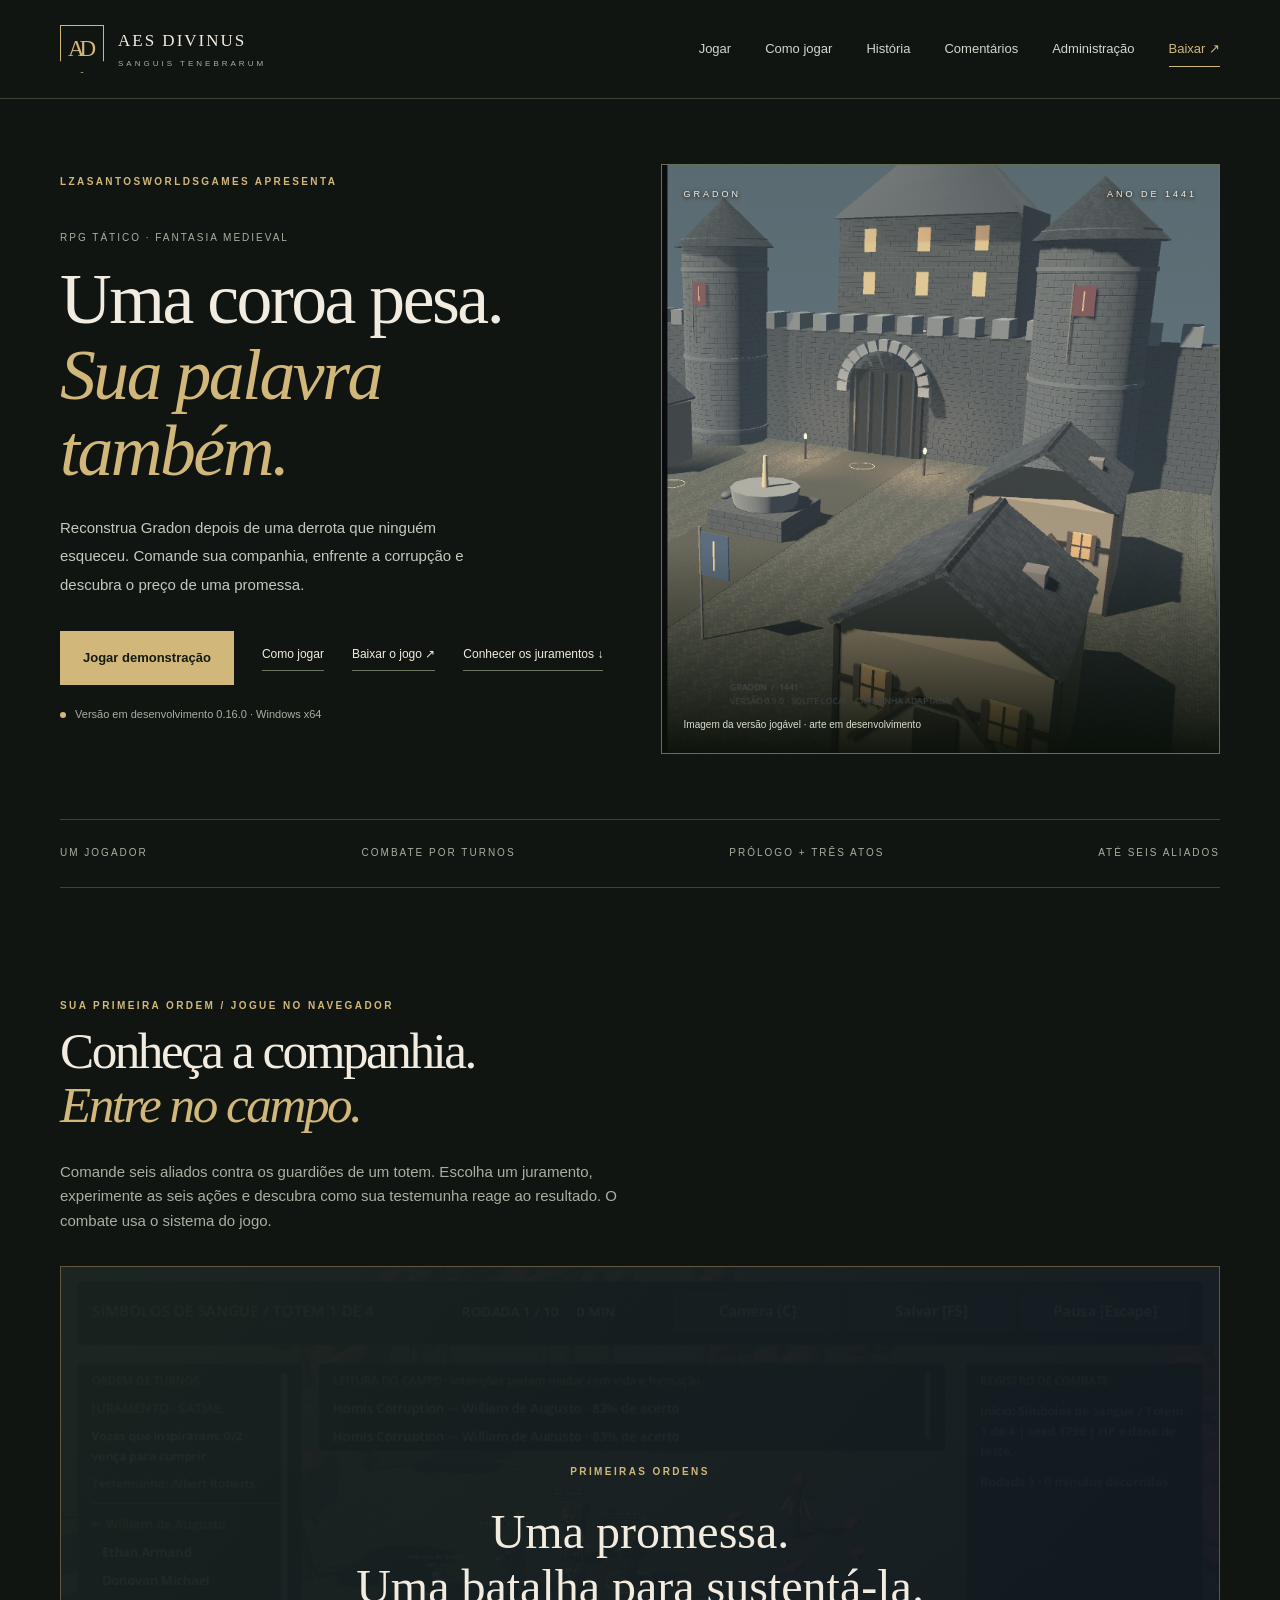
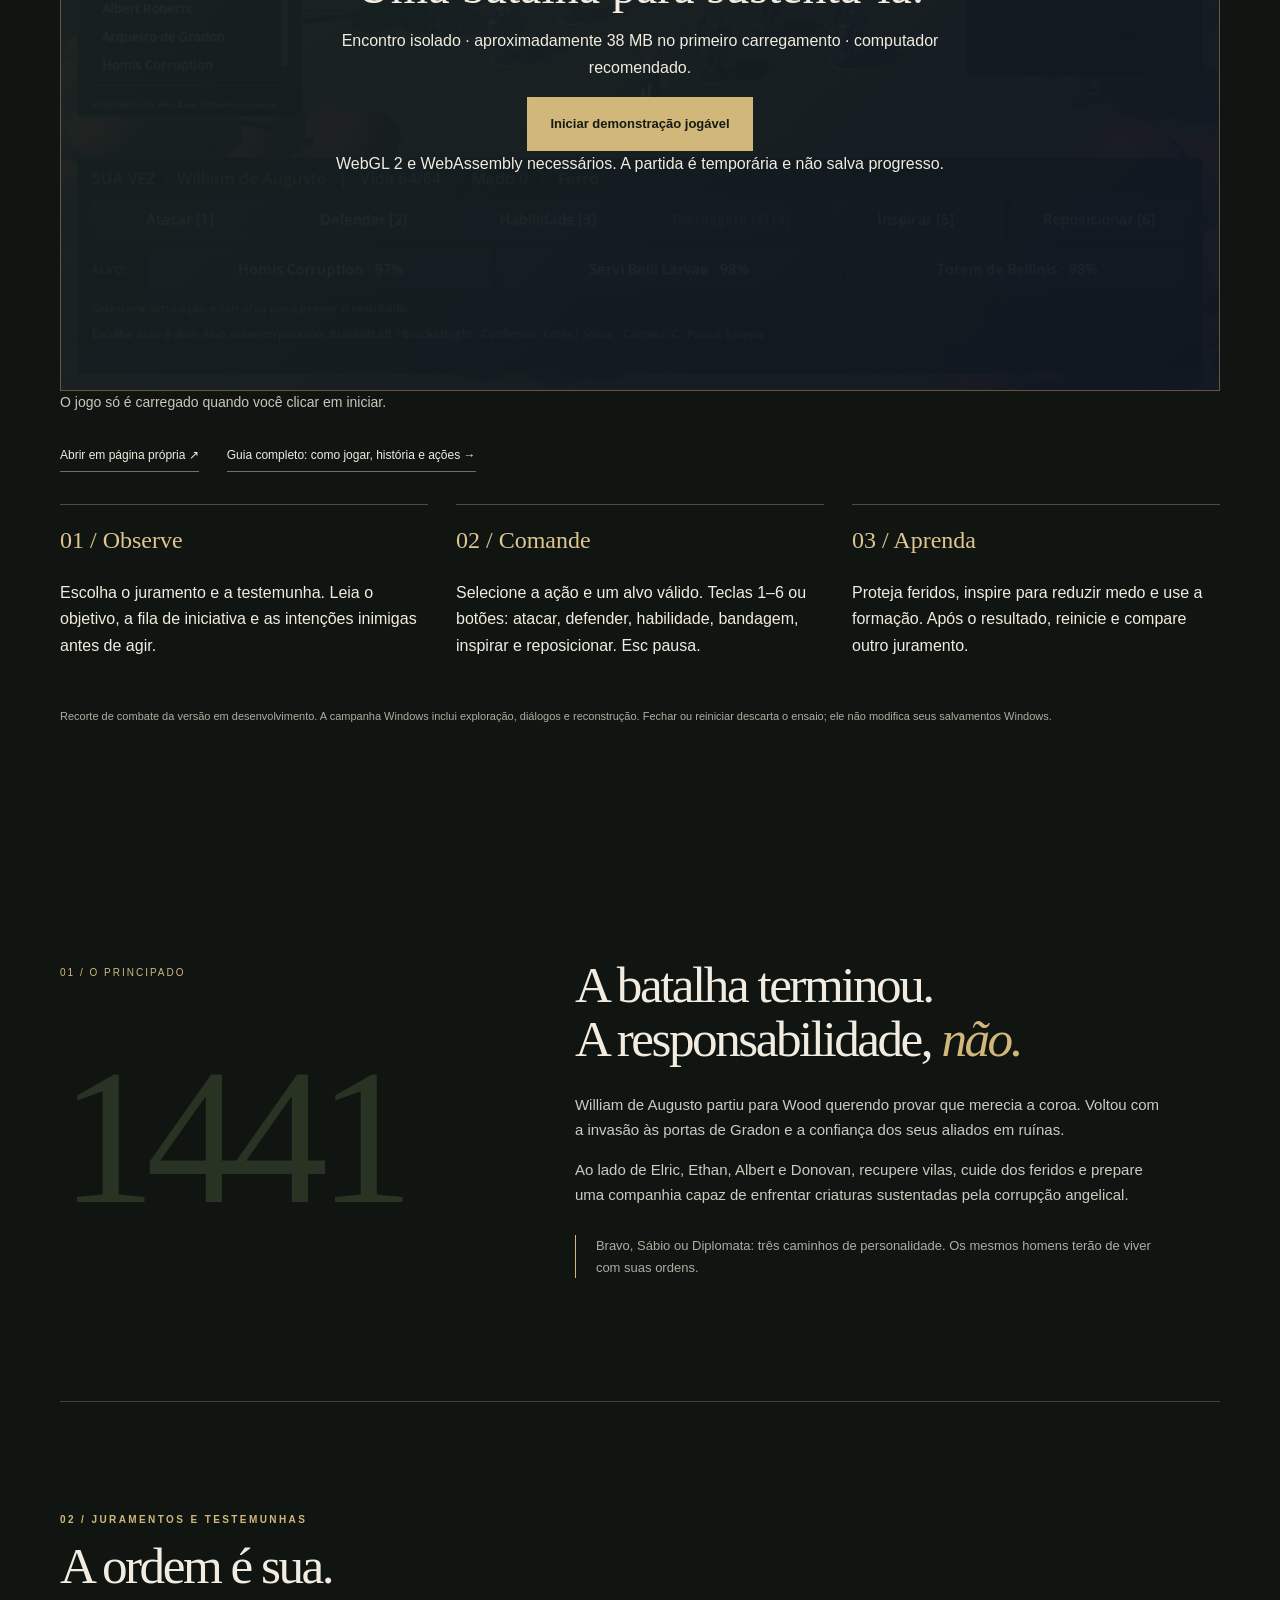
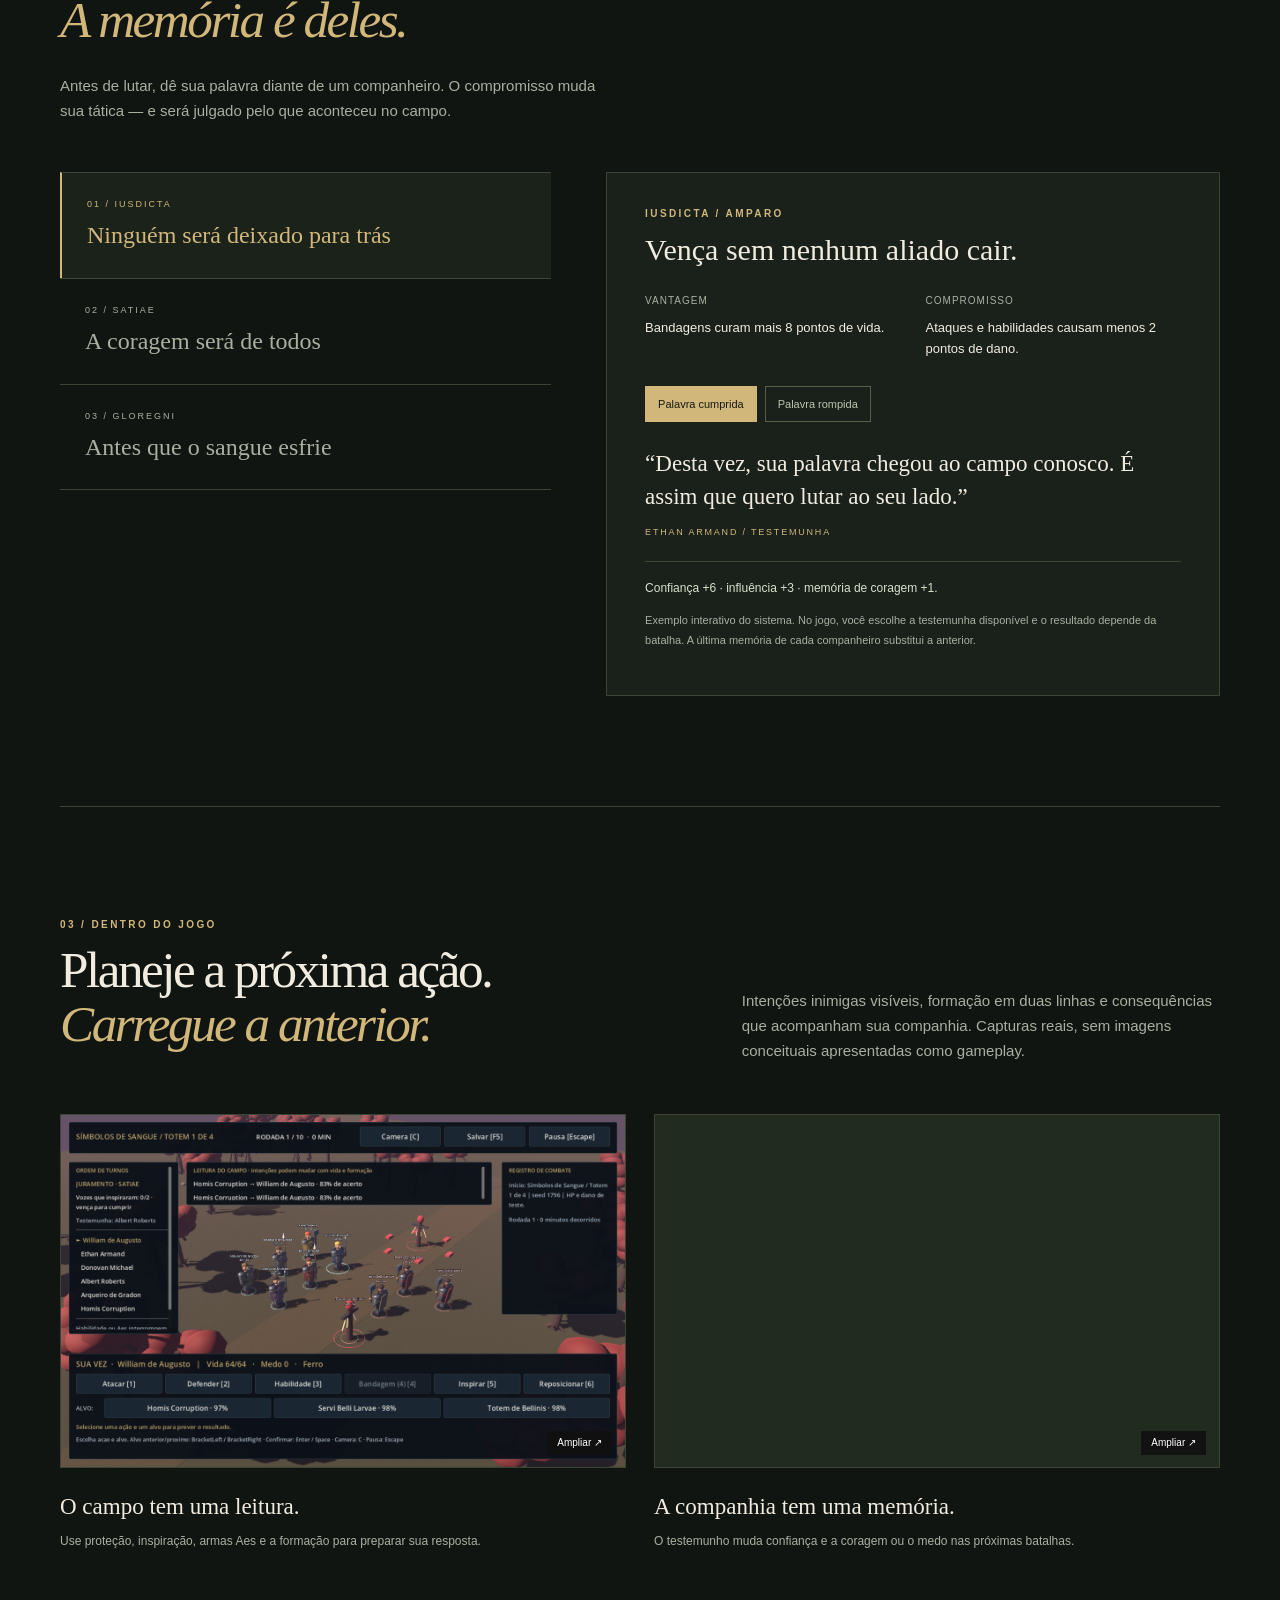
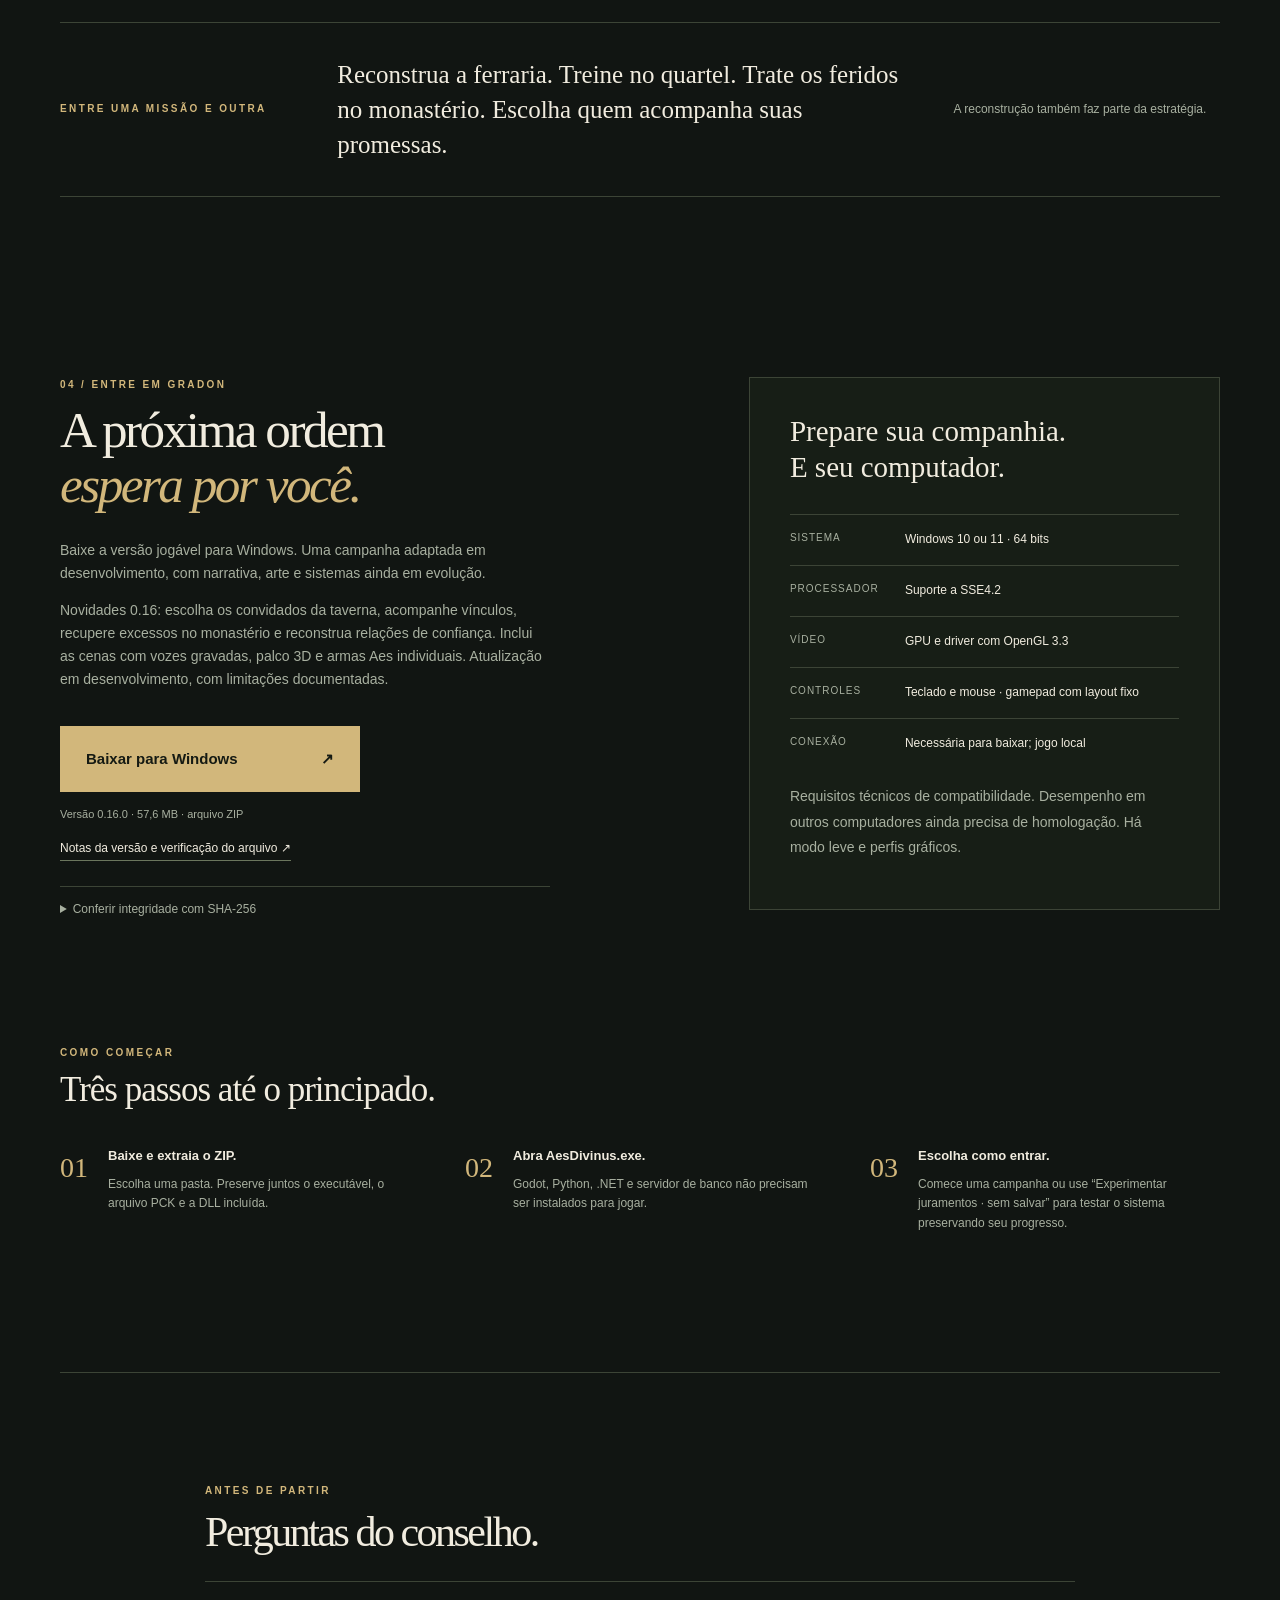
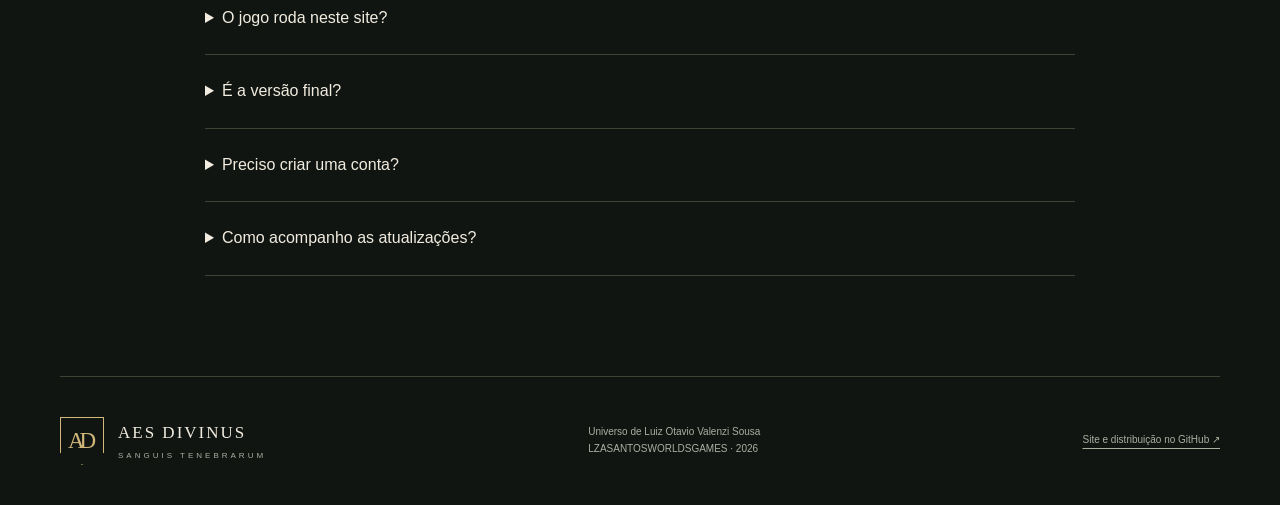
<file: public/index.html>
<!doctype html>
<html lang="pt-BR">
<head>
  <meta charset="utf-8">
  <meta name="viewport" content="width=device-width, initial-scale=1">
  <meta name="description" content="Aes Divinus: Sanguis Tenebrarum. Um RPG tático de fantasia medieval sobre liderança, promessas e as consequências de uma coroa. Baixe a versão Windows.">
  <meta name="theme-color" content="#111512">
  <meta name="referrer" content="same-origin">
  <meta http-equiv="Content-Security-Policy" content="default-src 'self'; img-src 'self' data:; style-src 'self'; script-src 'self'; connect-src 'self'; object-src 'none'; base-uri 'self'; form-action 'none'; upgrade-insecure-requests">
  <meta property="og:title" content="Aes Divinus — Sanguis Tenebrarum">
  <meta property="og:description" content="Uma coroa pesa. Sua palavra também. Conheça o RPG tático e baixe a versão Windows.">
  <meta property="og:type" content="website">
  <title>Aes Divinus — Sanguis Tenebrarum</title>
  <link rel="icon" href="assets/icon.svg" type="image/svg+xml">
  <link rel="stylesheet" href="style.css">
  <script src="app.js" defer></script><script src="demo-page.js" defer></script>
</head>
<body>
  <a class="skip" href="#principal">Pular para o conteúdo</a>
  <header class="header">
    <a class="brand" href="#inicio" aria-label="Aes Divinus, início"><span class="sigil" aria-hidden="true">AD</span><span>AES DIVINUS<small>SANGUIS TENEBRARUM</small></span></a>
    <nav aria-label="Navega&#231;&#227;o principal"><a href="#jogar">Jogar</a><a href="guide.html">Como jogar</a><a href="#historia">Hist&#243;ria</a><a href="community.html">Coment&#225;rios</a><a href="admin.html">Administra&#231;&#227;o</a><a class="nav-download" href="#download">Baixar &#8599;</a></nav>
  </header>
  <main id="principal">
    <section class="hero" id="inicio" aria-labelledby="titulo">
      <div class="hero-copy"><p class="eyebrow">LZASANTOSWORLDSGAMES APRESENTA</p><p class="hero-kicker">RPG TÁTICO · FANTASIA MEDIEVAL</p><h1 id="titulo">Uma coroa pesa.<br><em>Sua palavra<br>também.</em></h1><p class="hero-description">Reconstrua Gradon depois de uma derrota que ninguém esqueceu. Comande sua companhia, enfrente a corrupção e descubra o preço de uma promessa.</p><div class="hero-actions"><a class="button gold" href="#jogar">Jogar demonstra&#231;&#227;o</a><a class="text-link" href="guide.html">Como jogar</a><a class="text-link" href="#download">Baixar o jogo <span aria-hidden="true">↗</span></a><a class="text-link" href="#juramentos">Conhecer os juramentos <span aria-hidden="true">↓</span></a></div><p class="release-note"><span class="status-dot" aria-hidden="true"></span> Versão em desenvolvimento <span data-version>0.16.0</span> · Windows x64</p></div>
      <div class="hero-art"><img src="assets/gradon.png" alt="Muralhas, torres e casas de Gradon na versão 3D atual do jogo" width="1280" height="800" fetchpriority="high"><div class="art-label"><span>GRADON</span><span>ANO DE 1441</span></div><span class="image-caption">Imagem da versão jogável · arte em desenvolvimento</span></div>
    </section>
    <div class="facts" aria-label="Visão geral"><span>UM JOGADOR</span><span>COMBATE POR TURNOS</span><span>PRÓLOGO + TRÊS ATOS</span><span>ATÉ SEIS ALIADOS</span></div>
    <section class="section demo-section" id="jogar" aria-labelledby="jogar-titulo">
      <div class="section-heading"><p class="eyebrow">SUA PRIMEIRA ORDEM / JOGUE NO NAVEGADOR</p><h2 id="jogar-titulo">Conheça a companhia.<br><em>Entre no campo.</em></h2><p>Comande seis aliados contra os guardiões de um totem. Escolha um juramento, experimente as seis ações e descubra como sua testemunha reage ao resultado. O combate usa o sistema do jogo.</p></div>
      <div class="demo-stage" id="demo-stage"><div class="demo-cover" id="demo-cover"><p class="eyebrow">PRIMEIRAS ORDENS</p><h3>Uma promessa.<br>Uma batalha para sustentá-la.</h3><p>Encontro isolado · aproximadamente 38 MB no primeiro carregamento · computador recomendado.</p><button class="button gold" id="start-demo" type="button">Iniciar demonstração jogável</button><p>WebGL 2 e WebAssembly necessários. A partida é temporária e não salva progresso.</p></div></div>
      <p id="demo-status" role="status" aria-live="polite">O jogo só é carregado quando você clicar em iniciar.</p>
      <div class="hero-actions"><button class="button" id="fullscreen-demo" type="button" hidden>Ampliar jogo</button><button class="button" id="stop-demo" type="button" hidden>Encerrar demonstração</button><a class="text-link" href="demo/game.html" target="_blank" rel="noopener">Abrir em página própria ↗</a><a class="text-link" href="guide.html">Guia completo: como jogar, história e ações →</a></div>
      <div class="guide-grid demo-tips"><article><h3>01 / Observe</h3><p>Escolha o juramento e a testemunha. Leia o objetivo, a fila de iniciativa e as intenções inimigas antes de agir.</p></article><article><h3>02 / Comande</h3><p>Selecione a ação e um alvo válido. Teclas 1–6 ou botões: atacar, defender, habilidade, bandagem, inspirar e reposicionar. Esc pausa.</p></article><article><h3>03 / Aprenda</h3><p>Proteja feridos, inspire para reduzir medo e use a formação. Após o resultado, reinicie e compare outro juramento.</p></article></div><p class="fine-print">Recorte de combate da versão em desenvolvimento. A campanha Windows inclui exploração, diálogos e reconstrução. Fechar ou reiniciar descarta o ensaio; ele não modifica seus salvamentos Windows.</p>
    </section>

    <section class="story section" id="historia" aria-labelledby="historia-titulo"><div class="section-marker"><span>01 / O PRINCIPADO</span><span class="year">1441</span></div><div class="story-copy"><h2 id="historia-titulo">A batalha terminou.<br>A responsabilidade, <em>não.</em></h2><p>William de Augusto partiu para Wood querendo provar que merecia a coroa. Voltou com a invasão às portas de Gradon e a confiança dos seus aliados em ruínas.</p><p>Ao lado de Elric, Ethan, Albert e Donovan, recupere vilas, cuide dos feridos e prepare uma companhia capaz de enfrentar criaturas sustentadas pela corrupção angelical.</p><p class="aside">Bravo, Sábio ou Diplomata: três caminhos de personalidade. Os mesmos homens terão de viver com suas ordens.</p></div></section>
    <section class="oaths section" id="juramentos" aria-labelledby="juramentos-titulo"><div class="section-heading"><p class="eyebrow">02 / JURAMENTOS E TESTEMUNHAS</p><h2 id="juramentos-titulo">A ordem é sua.<br><em>A memória é deles.</em></h2><p>Antes de lutar, dê sua palavra diante de um companheiro. O compromisso muda sua tática — e será julgado pelo que aconteceu no campo.</p></div><div class="oath-explorer"><div class="oath-tabs" role="tablist" aria-label="Explorar juramentos"><button type="button" role="tab" id="tab-amparo" aria-controls="oath-panel" aria-selected="true" data-oath="amparo"><span>01 / IUSDICTA</span>Ninguém será deixado para trás</button><button type="button" role="tab" id="tab-lucidez" aria-controls="oath-panel" aria-selected="false" tabindex="-1" data-oath="lucidez"><span>02 / SATIAE</span>A coragem será de todos</button><button type="button" role="tab" id="tab-decisao" aria-controls="oath-panel" aria-selected="false" tabindex="-1" data-oath="decisao"><span>03 / GLOREGNI</span>Antes que o sangue esfrie</button></div><div class="oath-panel" id="oath-panel" role="tabpanel" aria-labelledby="tab-amparo" tabindex="0"><p class="eyebrow" id="oath-angel">IUSDICTA / AMPARO</p><h3 id="oath-title">Vença sem nenhum aliado cair.</h3><dl class="tradeoffs"><div><dt>Vantagem</dt><dd id="oath-benefit">Bandagens curam mais 8 pontos de vida.</dd></div><div><dt>Compromisso</dt><dd id="oath-cost">Ataques e habilidades causam menos 2 pontos de dano.</dd></div></dl><div class="outcome-controls" aria-label="Explorar consequências"><button type="button" data-outcome="kept" aria-pressed="true">Palavra cumprida</button><button type="button" data-outcome="broken" aria-pressed="false">Palavra rompida</button></div><blockquote id="oath-quote">“Desta vez, sua palavra chegou ao campo conosco. É assim que quero lutar ao seu lado.”</blockquote><p class="witness" id="oath-witness">ETHAN ARMAND / TESTEMUNHA</p><p class="consequence" id="oath-consequence">Confiança +6 · influência +3 · memória de coragem +1.</p><p class="fine-print">Exemplo interativo do sistema. No jogo, você escolhe a testemunha disponível e o resultado depende da batalha. A última memória de cada companheiro substitui a anterior.</p></div></div></section>
    <section class="gameplay section" id="galeria" aria-labelledby="galeria-titulo"><div class="section-heading gallery-heading"><div><p class="eyebrow">03 / DENTRO DO JOGO</p><h2 id="galeria-titulo">Planeje a próxima ação.<br><em>Carregue a anterior.</em></h2></div><p>Intenções inimigas visíveis, formação em duas linhas e consequências que acompanham sua companhia. Capturas reais, sem imagens conceituais apresentadas como gameplay.</p></div><div class="screenshots"><figure><button type="button" class="screenshot-button" data-lightbox="assets/battle.png" data-caption="Combate tático com juramento e leitura das intenções inimigas" aria-label="Ampliar captura de combate"><img src="assets/battle.png" alt="Seis aliados enfrentam os guardiões de um totem; a interface mostra juramento, fila e intenções inimigas" width="1280" height="800" loading="lazy"><span aria-hidden="true">Ampliar ↗</span></button><figcaption><strong>O campo tem uma leitura.</strong><span>Use proteção, inspiração, armas Aes e a formação para preparar sua resposta.</span></figcaption></figure><figure><button type="button" class="screenshot-button" data-lightbox="assets/memories.png" data-caption="Memórias da companhia e o testemunho de Ethan" aria-label="Ampliar captura de memórias"><img src="assets/memories.png" alt="Diário registra a palavra cumprida e a reação de Ethan Armand" width="1280" height="800" loading="lazy"><span aria-hidden="true">Ampliar ↗</span></button><figcaption><strong>A companhia tem uma memória.</strong><span>O testemunho muda confiança e a coragem ou o medo nas próximas batalhas.</span></figcaption></figure></div><div class="reconstruction"><p class="eyebrow">ENTRE UMA MISSÃO E OUTRA</p><p>Reconstrua a ferraria. Treine no quartel. Trate os feridos no monastério. Escolha quem acompanha suas promessas.</p><span>A reconstrução também faz parte da estratégia.</span></div></section>
    <section class="download section" id="download" aria-labelledby="download-titulo"><div><p class="eyebrow">04 / ENTRE EM GRADON</p><h2 id="download-titulo">A próxima ordem<br><em>espera por você.</em></h2><p>Baixe a versão jogável para Windows. Uma campanha adaptada em desenvolvimento, com narrativa, arte e sistemas ainda em evolução.</p><p>Novidades 0.16: escolha os convidados da taverna, acompanhe vínculos, recupere excessos no monastério e reconstrua relações de confiança. Inclui as cenas com vozes gravadas, palco 3D e armas Aes individuais. Atualização em desenvolvimento, com limitações documentadas.</p><a class="button gold large" id="download-link" href="https://github.com/lzvsrx/aes-divinus-site/releases/download/v0.16.0/AesDivinus_Windows_0.16.zip">Baixar para Windows <span aria-hidden="true">↗</span></a><p class="release-note">Versão <span data-version>0.16.0</span> · <span id="download-size">aproximadamente 40 MB</span> · arquivo ZIP</p><a class="text-link small" href="https://github.com/lzvsrx/aes-divinus-site/releases/tag/v0.16.0" id="release-link">Notas da versão e verificação do arquivo ↗</a><details class="checksum"><summary>Conferir integridade com SHA-256</summary><p>Compare o hash do ZIP com o arquivo SHA256SUMS publicado na versão. O executável ainda não tem assinatura digital.</p><code id="checksum-value">Consulte SHA256SUMS_0.16.txt na página da versão.</code></details></div><div class="requirements"><h3>Prepare sua companhia.<br>E seu computador.</h3><dl><div><dt>Sistema</dt><dd>Windows 10 ou 11 · 64 bits</dd></div><div><dt>Processador</dt><dd>Suporte a SSE4.2</dd></div><div><dt>Vídeo</dt><dd>GPU e driver com OpenGL 3.3</dd></div><div><dt>Controles</dt><dd>Teclado e mouse · gamepad com layout fixo</dd></div><div><dt>Conexão</dt><dd>Necessária para baixar; jogo local</dd></div></dl><p class="fine-print">Requisitos técnicos de compatibilidade. Desempenho em outros computadores ainda precisa de homologação. Há modo leve e perfis gráficos.</p></div></section>
    <section class="installation section" aria-labelledby="instalar-titulo"><p class="eyebrow">COMO COMEÇAR</p><h2 id="instalar-titulo">Três passos até o principado.</h2><ol><li><span>01</span><div><h3>Baixe e extraia o ZIP.</h3><p>Escolha uma pasta. Preserve juntos o executável, o arquivo PCK e a DLL incluída.</p></div></li><li><span>02</span><div><h3>Abra AesDivinus.exe.</h3><p>Godot, Python, .NET e servidor de banco não precisam ser instalados para jogar.</p></div></li><li><span>03</span><div><h3>Escolha como entrar.</h3><p>Comece uma campanha ou use “Experimentar juramentos · sem salvar” para testar o sistema preservando seu progresso.</p></div></li></ol></section>
    <section class="faq section" aria-labelledby="perguntas-titulo"><p class="eyebrow">ANTES DE PARTIR</p><h2 id="perguntas-titulo">Perguntas do conselho.</h2><details><summary>O jogo roda neste site?</summary><p>Sim. A demonstra&#231;&#227;o em <a href="#jogar">Jogar no navegador</a> permite testar um combate com juramentos. Ela &#233; tempor&#225;ria e n&#227;o salva progresso. A campanha com explora&#231;&#227;o, narrativa e reconstru&#231;&#227;o est&#225; no pacote Windows. Consulte o <a href="guide.html">guia completo</a>.</p></details><details><summary>É a versão final?</summary><p>É uma versão jogável de avaliação. A campanha possui prólogo e três atos adaptados; modelos, animações, diálogos, sistemas e balanceamento continuam em desenvolvimento. Juramentos e suas novas falas são adaptações para o jogo.</p></details><details><summary>Preciso criar uma conta?</summary><p>O jogo não exige cadastro. Seus salvamentos ficam no computador. O site não adiciona analytics, publicidade ou rastreadores. O GitHub fornece a hospedagem e os downloads.</p></details><details><summary>Como acompanho as atualizações?</summary><p>As novas versões e os arquivos de verificação ficam na <a href="https://github.com/lzvsrx/aes-divinus-site/releases">página de versões do jogo</a>. Leia as notas antes de substituir uma versão anterior e preserve uma cópia do seu salvamento.</p></details></section>
  </main>
  <footer><a class="brand" href="#inicio"><span class="sigil" aria-hidden="true">AD</span><span>AES DIVINUS<small>SANGUIS TENEBRARUM</small></span></a><p>Universo de Luiz Otavio Valenzi Sousa<br>LZASANTOSWORLDSGAMES · 2026</p><a href="https://github.com/lzvsrx/aes-divinus-site">Site e distribuição no GitHub ↗</a></footer>
  <dialog id="image-dialog" aria-label="Captura ampliada do jogo"><button type="button" id="close-dialog" aria-label="Fechar captura ampliada">Fechar ×</button><img id="dialog-image" alt="Captura ampliada do jogo"><p id="dialog-caption"></p></dialog>
</body>
</html>
</file>
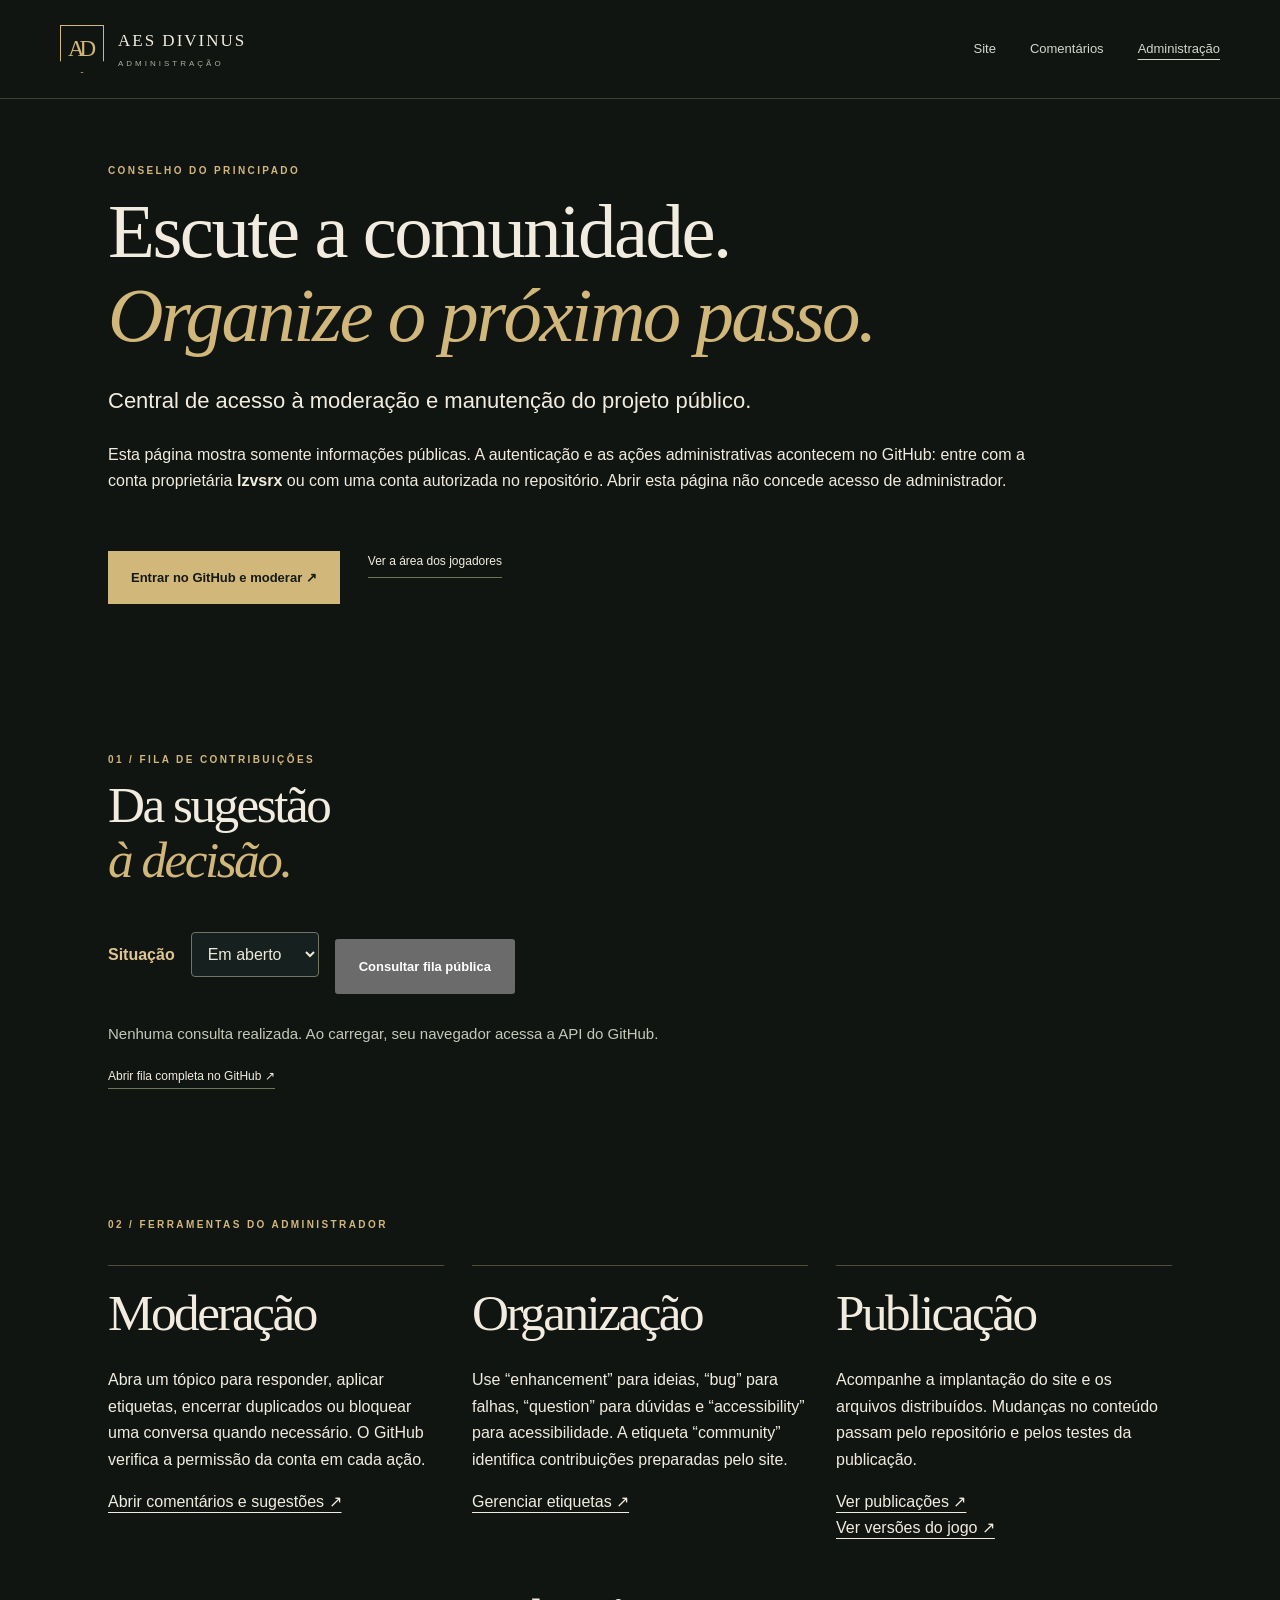
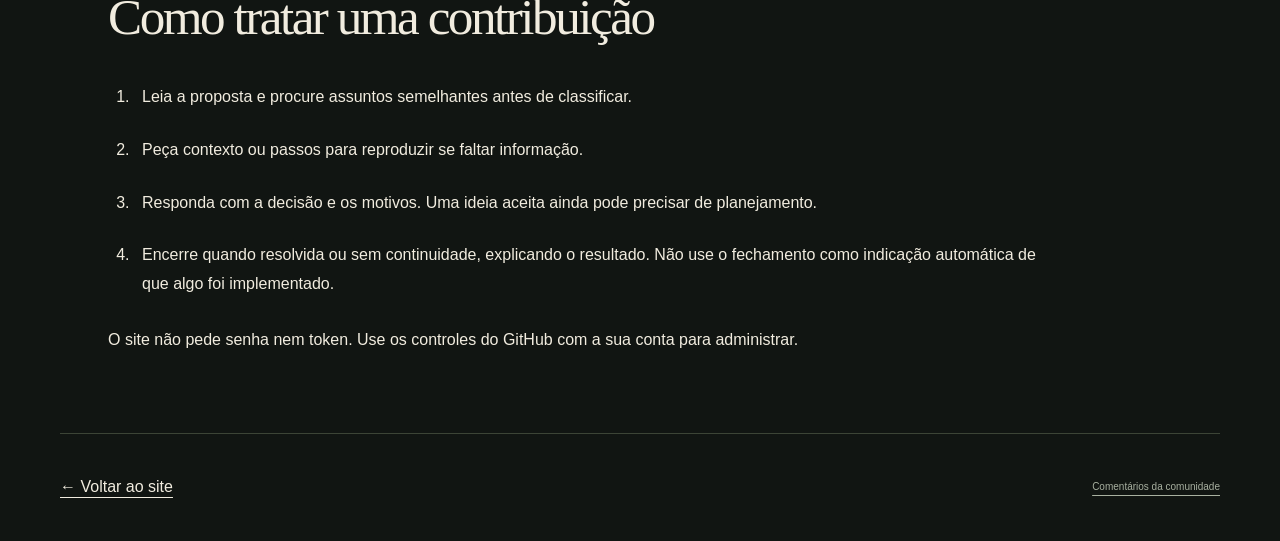
<file: public/admin.html>
<!doctype html>
<html lang="pt-BR"><head><meta charset="utf-8"><meta name="viewport" content="width=device-width, initial-scale=1"><meta name="robots" content="noindex"><meta http-equiv="Content-Security-Policy" content="default-src 'self'; script-src 'self'; style-src 'self'; connect-src 'self' https://api.github.com; object-src 'none'; base-uri 'self'; form-action 'none'"><title>Administração — Aes Divinus</title><link rel="icon" href="assets/icon.svg"><link rel="stylesheet" href="style.css"><script src="community.js" defer></script></head><body><a class="skip" href="#administracao">Pular para a administração</a><header class="header"><a class="brand" href="index.html"><span class="sigil" aria-hidden="true">AD</span><span>AES DIVINUS<small>ADMINISTRAÇÃO</small></span></a><nav aria-label="Navegação principal"><a href="index.html">Site</a><a href="community.html">Comentários</a><a href="admin.html" aria-current="page">Administração</a></nav></header>
<main class="manual" id="administracao"><section class="section"><p class="eyebrow">CONSELHO DO PRINCIPADO</p><h1>Escute a comunidade.<br><em>Organize o próximo passo.</em></h1><p class="lead">Central de acesso à moderação e manutenção do projeto público.</p><p>Esta página mostra somente informações públicas. A autenticação e as ações administrativas acontecem no GitHub: entre com a conta proprietária <strong>lzvsrx</strong> ou com uma conta autorizada no repositório. Abrir esta página não concede acesso de administrador.</p><div class="hero-actions"><a class="button gold" href="https://github.com/lzvsrx/aes-divinus-site/issues">Entrar no GitHub e moderar ↗</a><a class="text-link" href="community.html">Ver a área dos jogadores</a></div></section>
<section class="section"><p class="eyebrow">01 / FILA DE CONTRIBUIÇÕES</p><h2>Da sugestão<br><em>à decisão.</em></h2><div class="feedback-toolbar"><label for="topic-state">Situação</label><select id="topic-state"><option value="open">Em aberto</option><option value="closed">Encerrados</option><option value="all">Todos</option></select><button class="button" id="load-topics" type="button">Consultar fila pública</button></div><p id="topics-status" role="status" aria-live="polite">Nenhuma consulta realizada. Ao carregar, seu navegador acessa a API do GitHub.</p><div id="topics-list" aria-label="Fila pública de contribuições"></div><a id="more-topics" class="text-link" href="https://github.com/lzvsrx/aes-divinus-site/issues">Abrir fila completa no GitHub ↗</a></section>
<section class="section"><p class="eyebrow">02 / FERRAMENTAS DO ADMINISTRADOR</p><div class="guide-grid"><article><h2>Moderação</h2><p>Abra um tópico para responder, aplicar etiquetas, encerrar duplicados ou bloquear uma conversa quando necessário. O GitHub verifica a permissão da conta em cada ação.</p><a href="https://github.com/lzvsrx/aes-divinus-site/issues">Abrir comentários e sugestões ↗</a></article><article><h2>Organização</h2><p>Use “enhancement” para ideias, “bug” para falhas, “question” para dúvidas e “accessibility” para acessibilidade. A etiqueta “community” identifica contribuições preparadas pelo site.</p><a href="https://github.com/lzvsrx/aes-divinus-site/labels">Gerenciar etiquetas ↗</a></article><article><h2>Publicação</h2><p>Acompanhe a implantação do site e os arquivos distribuídos. Mudanças no conteúdo passam pelo repositório e pelos testes da publicação.</p><a href="https://github.com/lzvsrx/aes-divinus-site/actions">Ver publicações ↗</a><p><a href="https://github.com/lzvsrx/aes-divinus-site/releases">Ver versões do jogo ↗</a></p></article></div><h2>Como tratar uma contribuição</h2><ol class="guide-steps"><li>Leia a proposta e procure assuntos semelhantes antes de classificar.</li><li>Peça contexto ou passos para reproduzir se faltar informação.</li><li>Responda com a decisão e os motivos. Uma ideia aceita ainda pode precisar de planejamento.</li><li>Encerre quando resolvida ou sem continuidade, explicando o resultado. Não use o fechamento como indicação automática de que algo foi implementado.</li></ol><p>O site não pede senha nem token. Use os controles do GitHub com a sua conta para administrar.</p></section></main><footer><a href="index.html">← Voltar ao site</a><a href="community.html">Comentários da comunidade</a></footer></body></html>
</file>
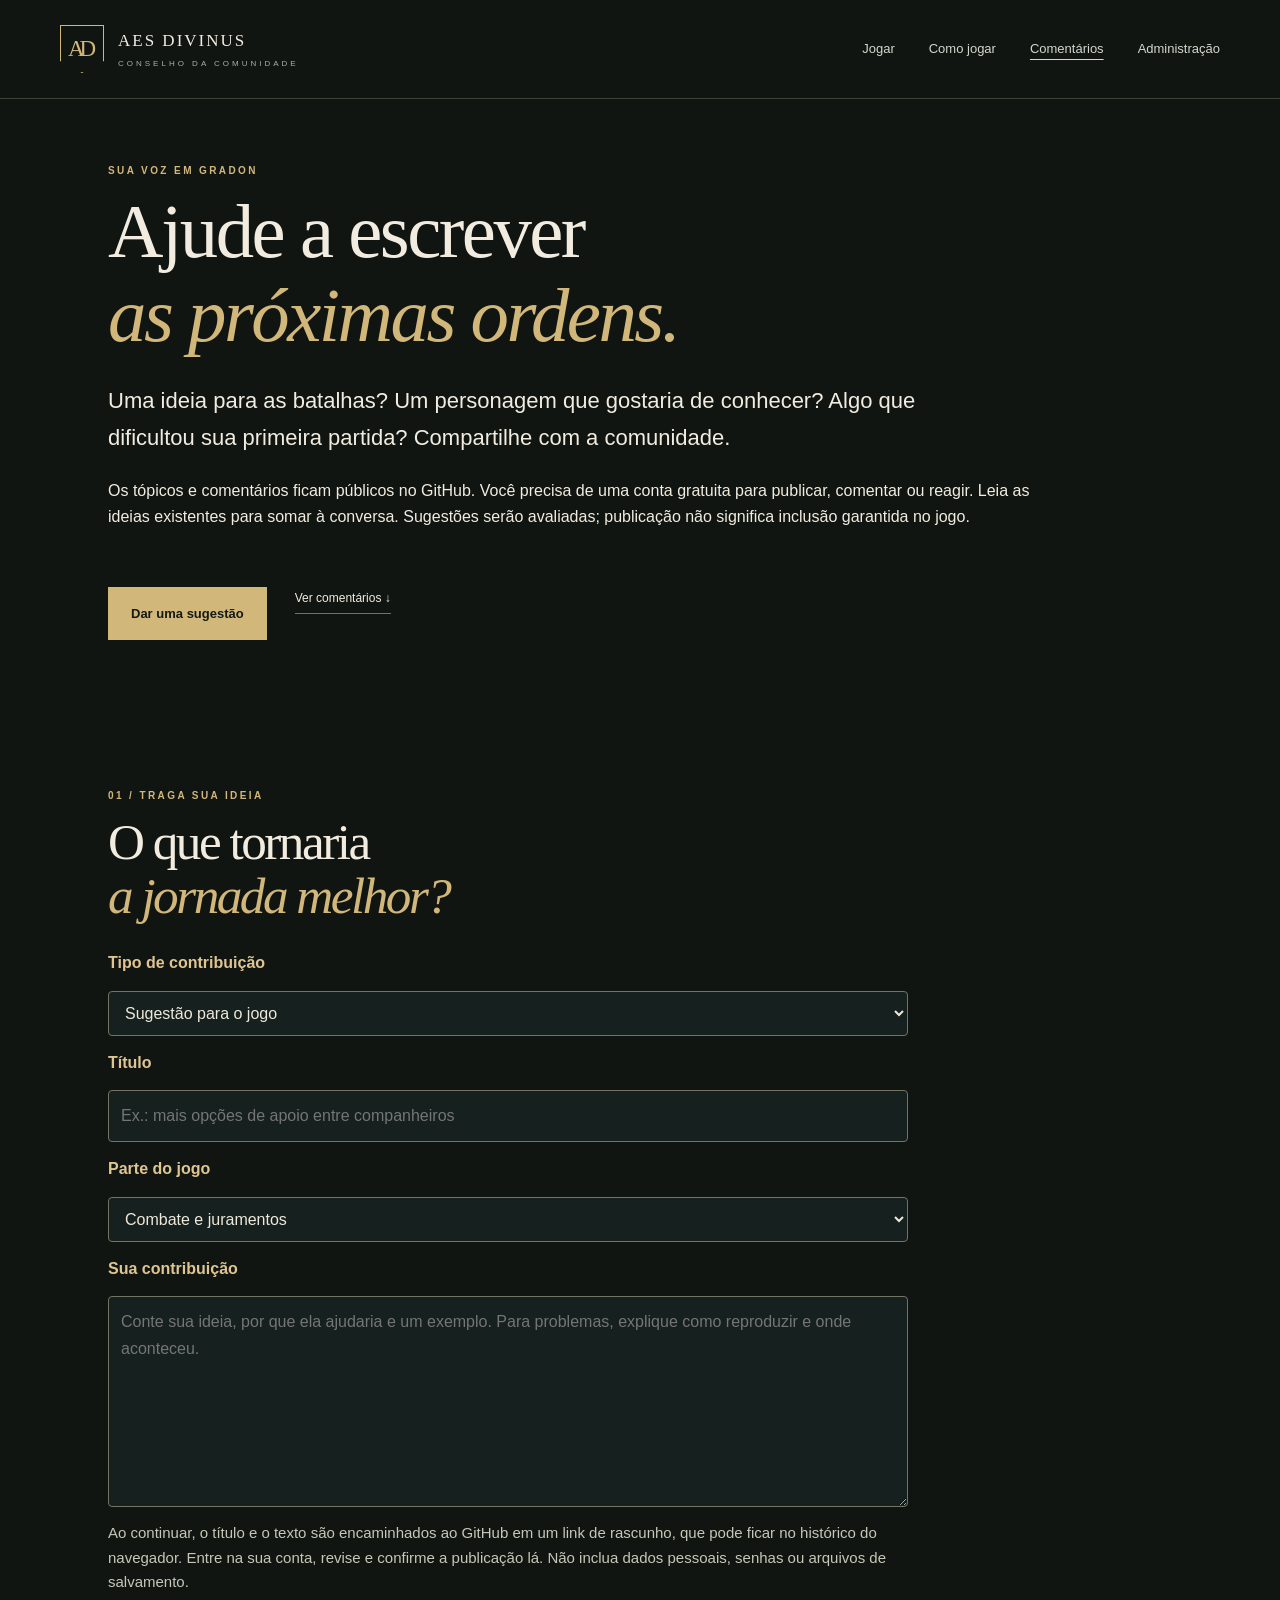
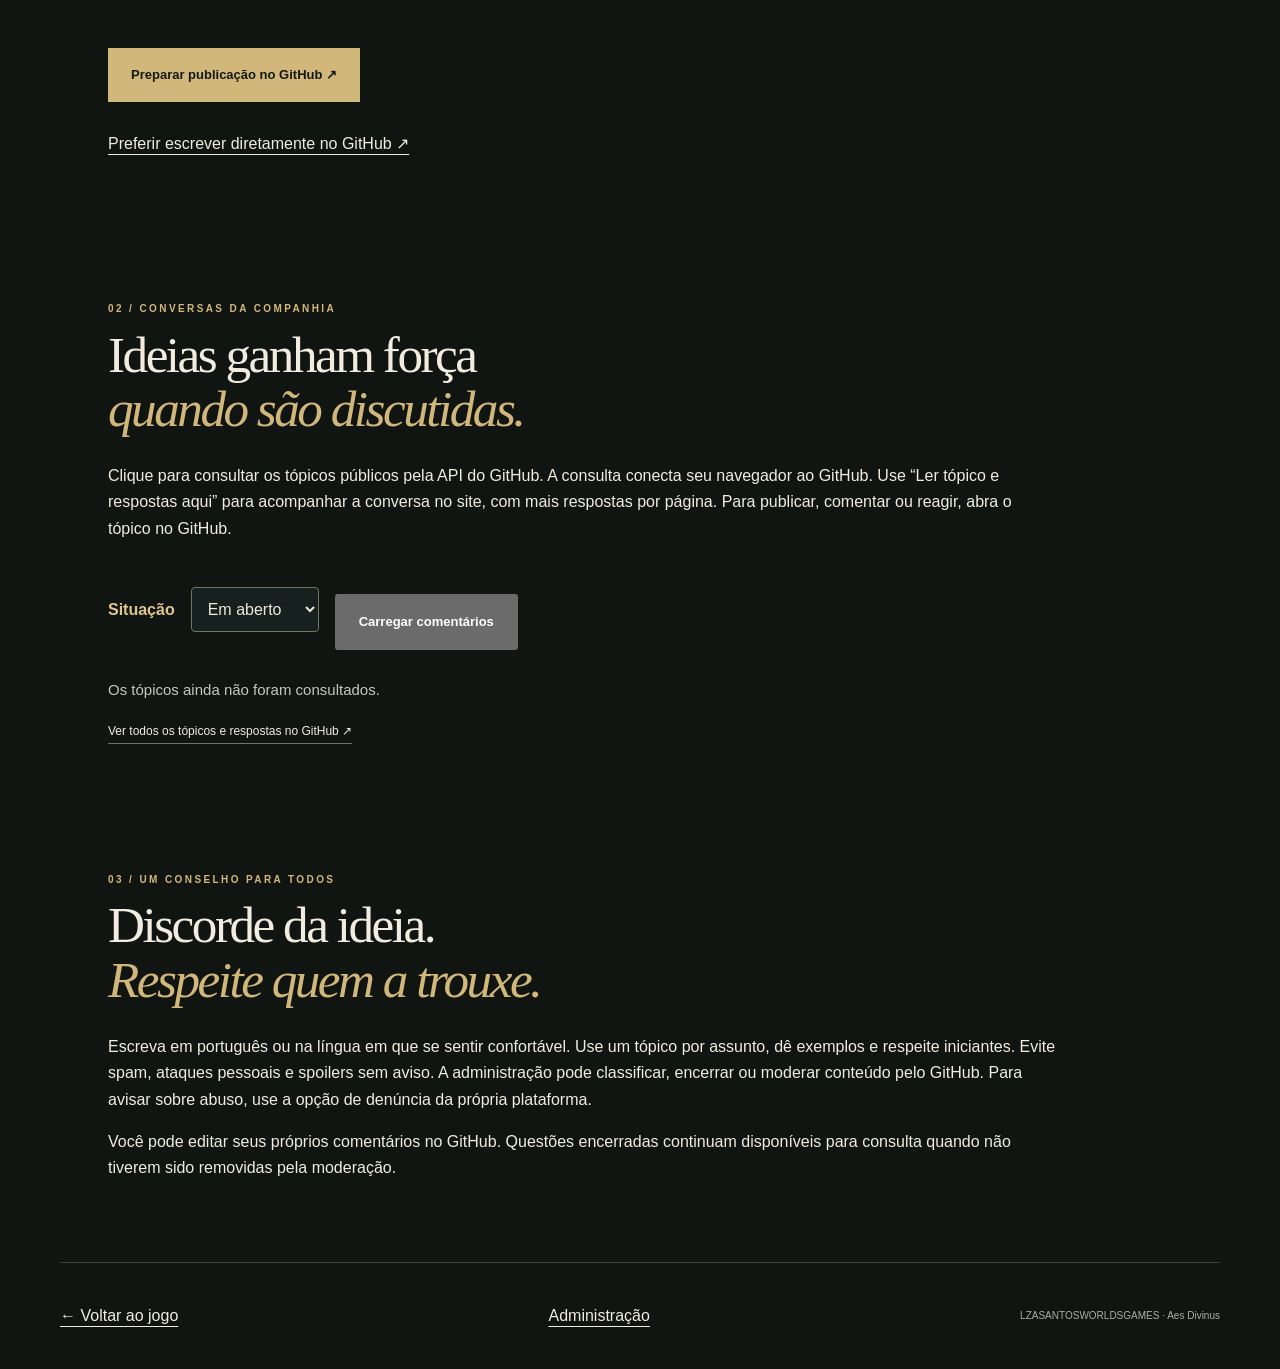
<file: public/community.html>
<!doctype html>
<html lang="pt-BR"><head><meta charset="utf-8"><meta name="viewport" content="width=device-width, initial-scale=1"><meta name="description" content="Sugestões e comentários da comunidade de Aes Divinus."><meta http-equiv="Content-Security-Policy" content="default-src 'self'; script-src 'self'; style-src 'self'; connect-src 'self' https://api.github.com; object-src 'none'; base-uri 'self'; form-action 'none'"><title>Comunidade — Aes Divinus</title><link rel="icon" href="assets/icon.svg"><link rel="stylesheet" href="style.css"><script src="community.js" defer></script></head>
<body><a class="skip" href="#community">Pular para o conteúdo</a><header class="header"><a class="brand" href="index.html"><span class="sigil" aria-hidden="true">AD</span><span>AES DIVINUS<small>CONSELHO DA COMUNIDADE</small></span></a><nav aria-label="Navegação principal"><a href="index.html#jogar">Jogar</a><a href="guide.html">Como jogar</a><a href="community.html" aria-current="page">Comentários</a><a href="admin.html">Administração</a></nav></header>
<main class="manual" id="community"><section class="section"><p class="eyebrow">SUA VOZ EM GRADON</p><h1>Ajude a escrever<br><em>as próximas ordens.</em></h1><p class="lead">Uma ideia para as batalhas? Um personagem que gostaria de conhecer? Algo que dificultou sua primeira partida? Compartilhe com a comunidade.</p><p>Os tópicos e comentários ficam públicos no GitHub. Você precisa de uma conta gratuita para publicar, comentar ou reagir. Leia as ideias existentes para somar à conversa. Sugestões serão avaliadas; publicação não significa inclusão garantida no jogo.</p><div class="hero-actions"><a class="button gold" href="#nova-ideia">Dar uma sugestão</a><a class="text-link" href="#conversas">Ver comentários ↓</a></div></section>
<section class="section" id="nova-ideia"><p class="eyebrow">01 / TRAGA SUA IDEIA</p><h2>O que tornaria<br><em>a jornada melhor?</em></h2><form id="feedback-form"><label for="feedback-kind">Tipo de contribuição</label><select id="feedback-kind" name="kind"><option value="enhancement">Sugestão para o jogo</option><option value="question">Comentário ou dúvida</option><option value="bug">Problema encontrado</option><option value="accessibility">Acessibilidade</option></select><label for="feedback-title">Título</label><input id="feedback-title" name="title" type="text" required minlength="5" maxlength="100" placeholder="Ex.: mais opções de apoio entre companheiros"><label for="feedback-area">Parte do jogo</label><select id="feedback-area" name="area"><option>Combate e juramentos</option><option>História e personagens</option><option>Exploração e cenários</option><option>Reconstrução de Gradon</option><option>Interface e acessibilidade</option><option>Site ou demonstração</option><option>Outro assunto</option></select><label for="feedback-body">Sua contribuição</label><textarea id="feedback-body" name="body" required minlength="20" maxlength="3000" rows="7" placeholder="Conte sua ideia, por que ela ajudaria e um exemplo. Para problemas, explique como reproduzir e onde aconteceu."></textarea><p id="feedback-note">Ao continuar, o t&#237;tulo e o texto s&#227;o encaminhados ao GitHub em um link de rascunho, que pode ficar no hist&#243;rico do navegador. Entre na sua conta, revise e confirme a publica&#231;&#227;o l&#225;. N&#227;o inclua dados pessoais, senhas ou arquivos de salvamento.</p><button type="submit" class="button gold">Preparar publicação no GitHub ↗</button><p id="feedback-status" role="status" aria-live="polite"></p></form><p><a href="https://github.com/lzvsrx/aes-divinus-site/issues/new/choose">Preferir escrever diretamente no GitHub &#8599;</a></p><noscript><p>Para participar sem JavaScript, <a href="https://github.com/lzvsrx/aes-divinus-site/issues/new/choose">abra um tópico diretamente no GitHub</a>.</p></noscript></section>
<section class="section" id="conversas"><p class="eyebrow">02 / CONVERSAS DA COMPANHIA</p><h2>Ideias ganham força<br><em>quando são discutidas.</em></h2><p>Clique para consultar os tópicos públicos pela API do GitHub. A consulta conecta seu navegador ao GitHub. Use “Ler tópico e respostas aqui” para acompanhar a conversa no site, com mais respostas por página. Para publicar, comentar ou reagir, abra o tópico no GitHub.</p><div class="feedback-toolbar"><label for="topic-state">Situação</label><select id="topic-state"><option value="open">Em aberto</option><option value="closed">Encerrados</option><option value="all">Todos</option></select><button class="button" id="load-topics" type="button">Carregar comentários</button></div><p id="topics-status" role="status" aria-live="polite">Os tópicos ainda não foram consultados.</p><div id="topics-list" aria-label="Tópicos da comunidade"></div><a id="more-topics" class="text-link" href="https://github.com/lzvsrx/aes-divinus-site/issues">Ver todos os tópicos e respostas no GitHub ↗</a></section>
<section class="section"><p class="eyebrow">03 / UM CONSELHO PARA TODOS</p><h2>Discorde da ideia.<br><em>Respeite quem a trouxe.</em></h2><p>Escreva em português ou na língua em que se sentir confortável. Use um tópico por assunto, dê exemplos e respeite iniciantes. Evite spam, ataques pessoais e spoilers sem aviso. A administração pode classificar, encerrar ou moderar conteúdo pelo GitHub. Para avisar sobre abuso, use a opção de denúncia da própria plataforma.</p><p>Você pode editar seus próprios comentários no GitHub. Questões encerradas continuam disponíveis para consulta quando não tiverem sido removidas pela moderação.</p></section></main><footer><a href="index.html">← Voltar ao jogo</a><a href="admin.html">Administração</a><p>LZASANTOSWORLDSGAMES · Aes Divinus</p></footer></body></html>
</file>
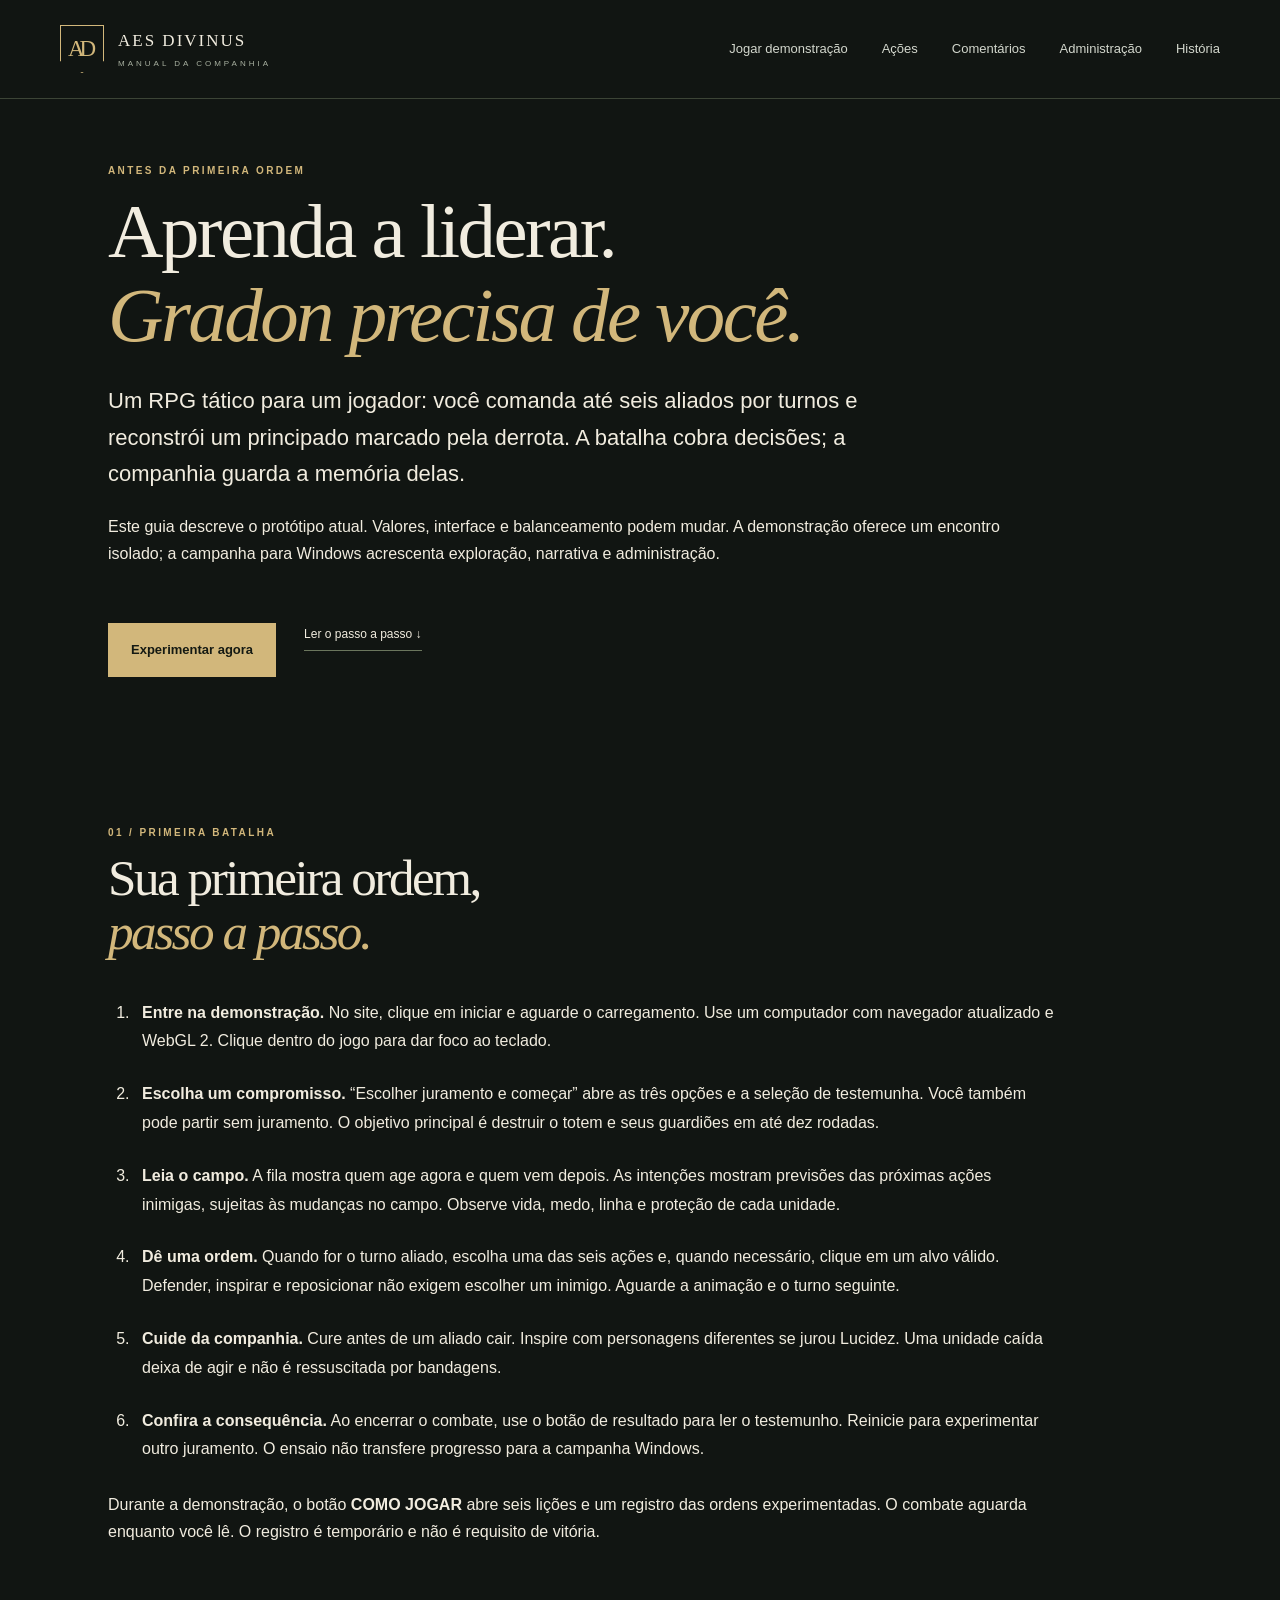
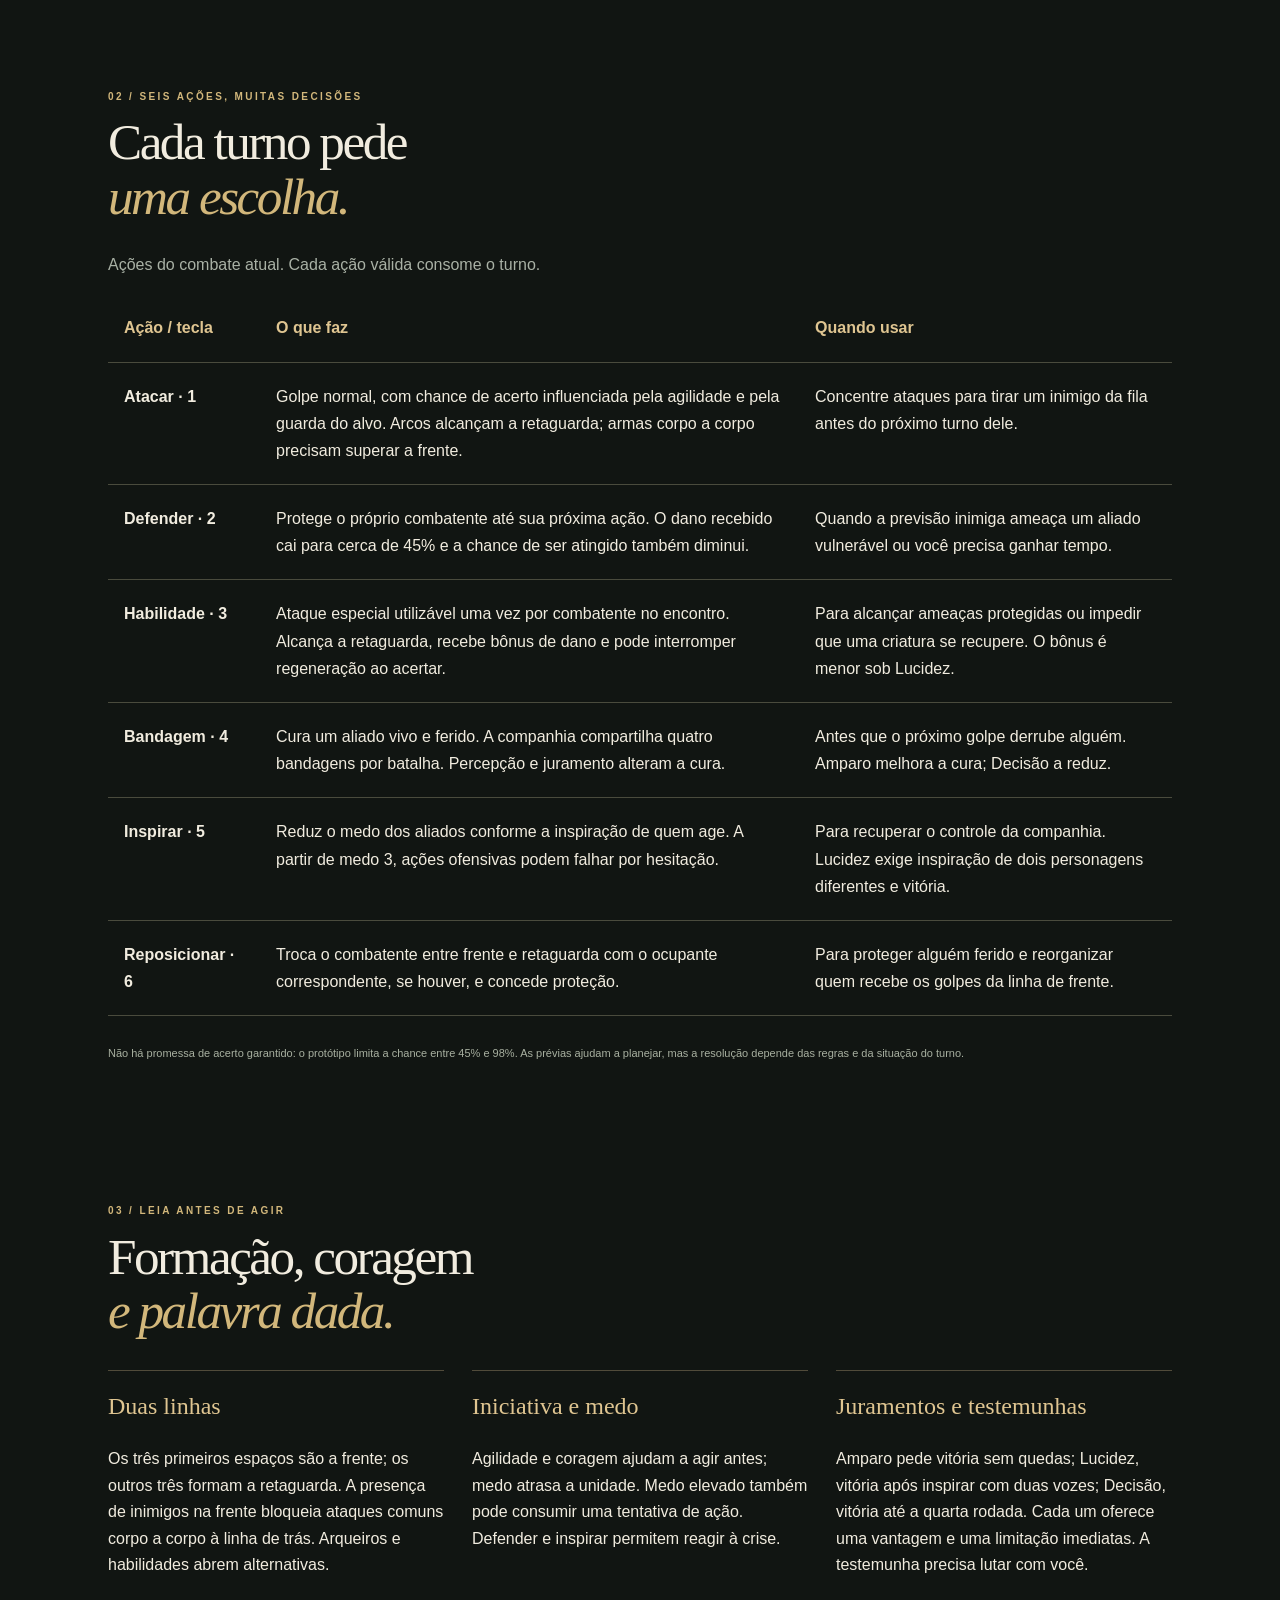
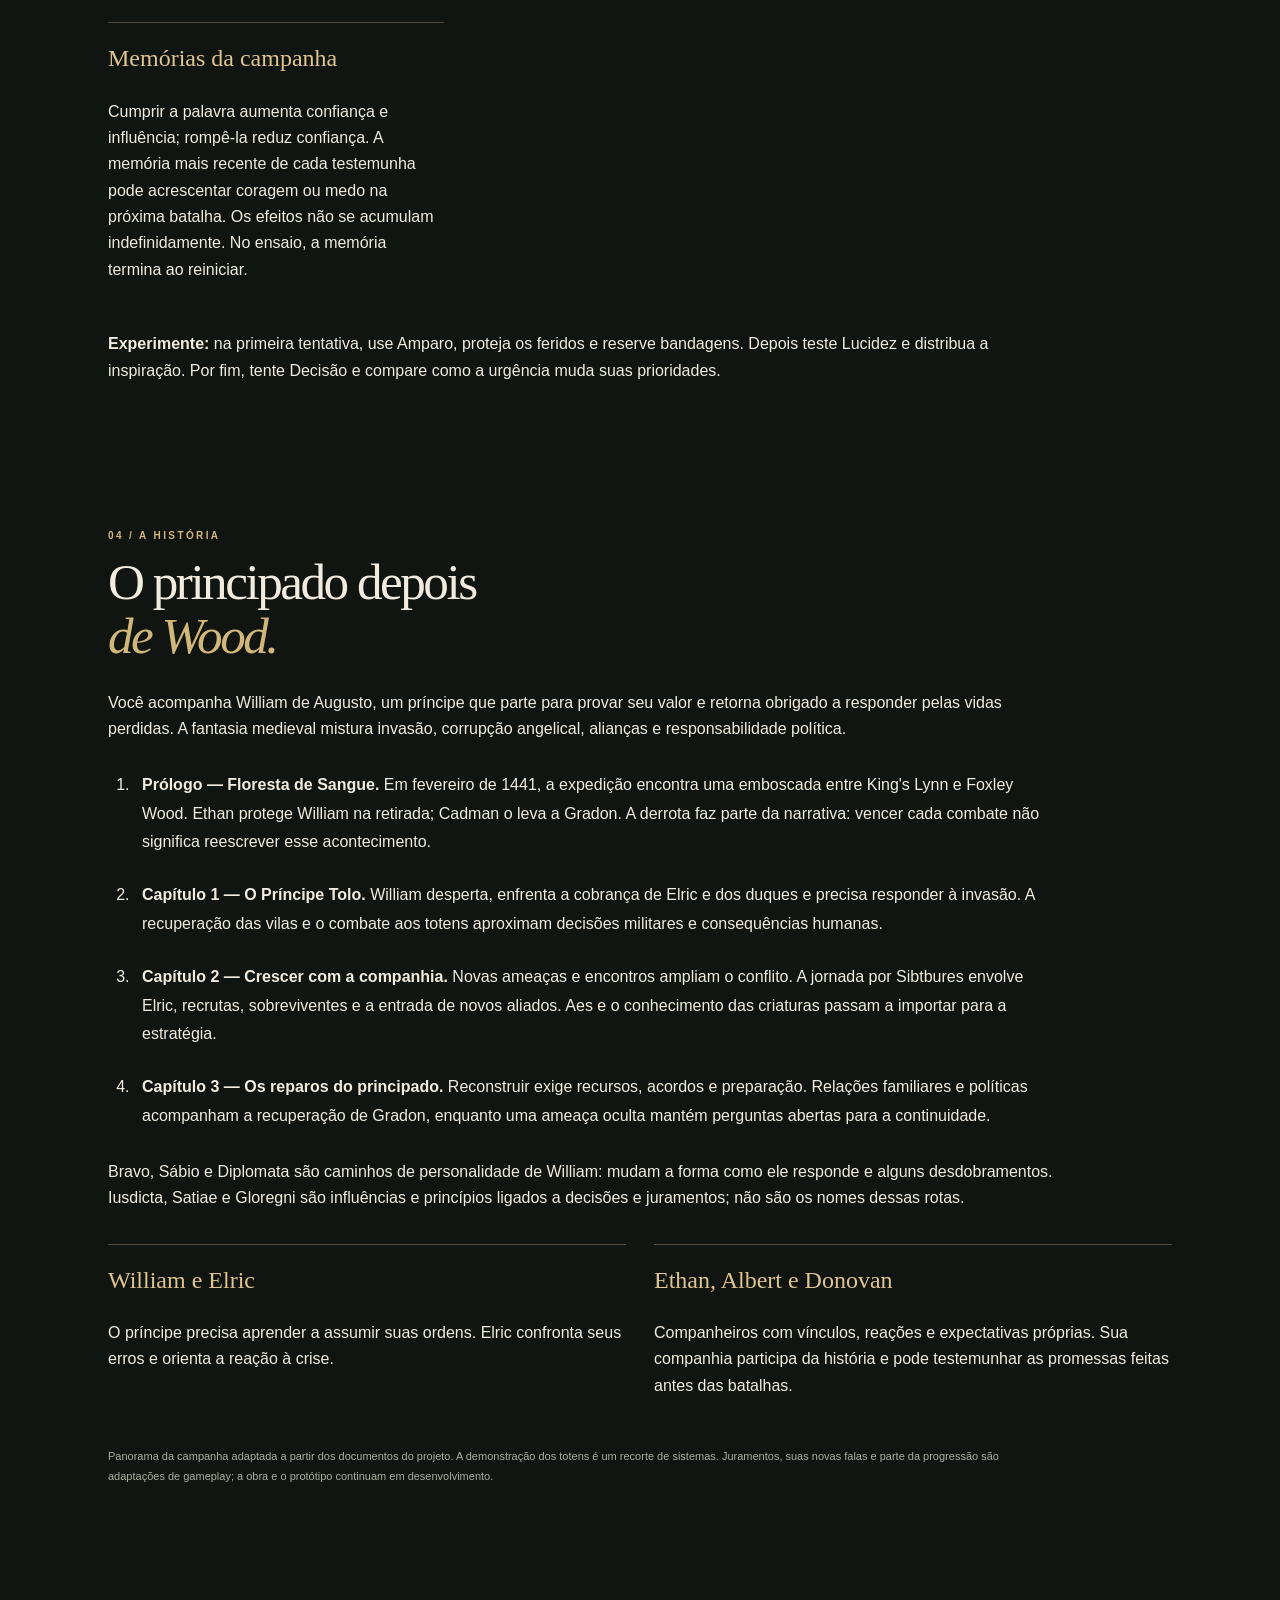
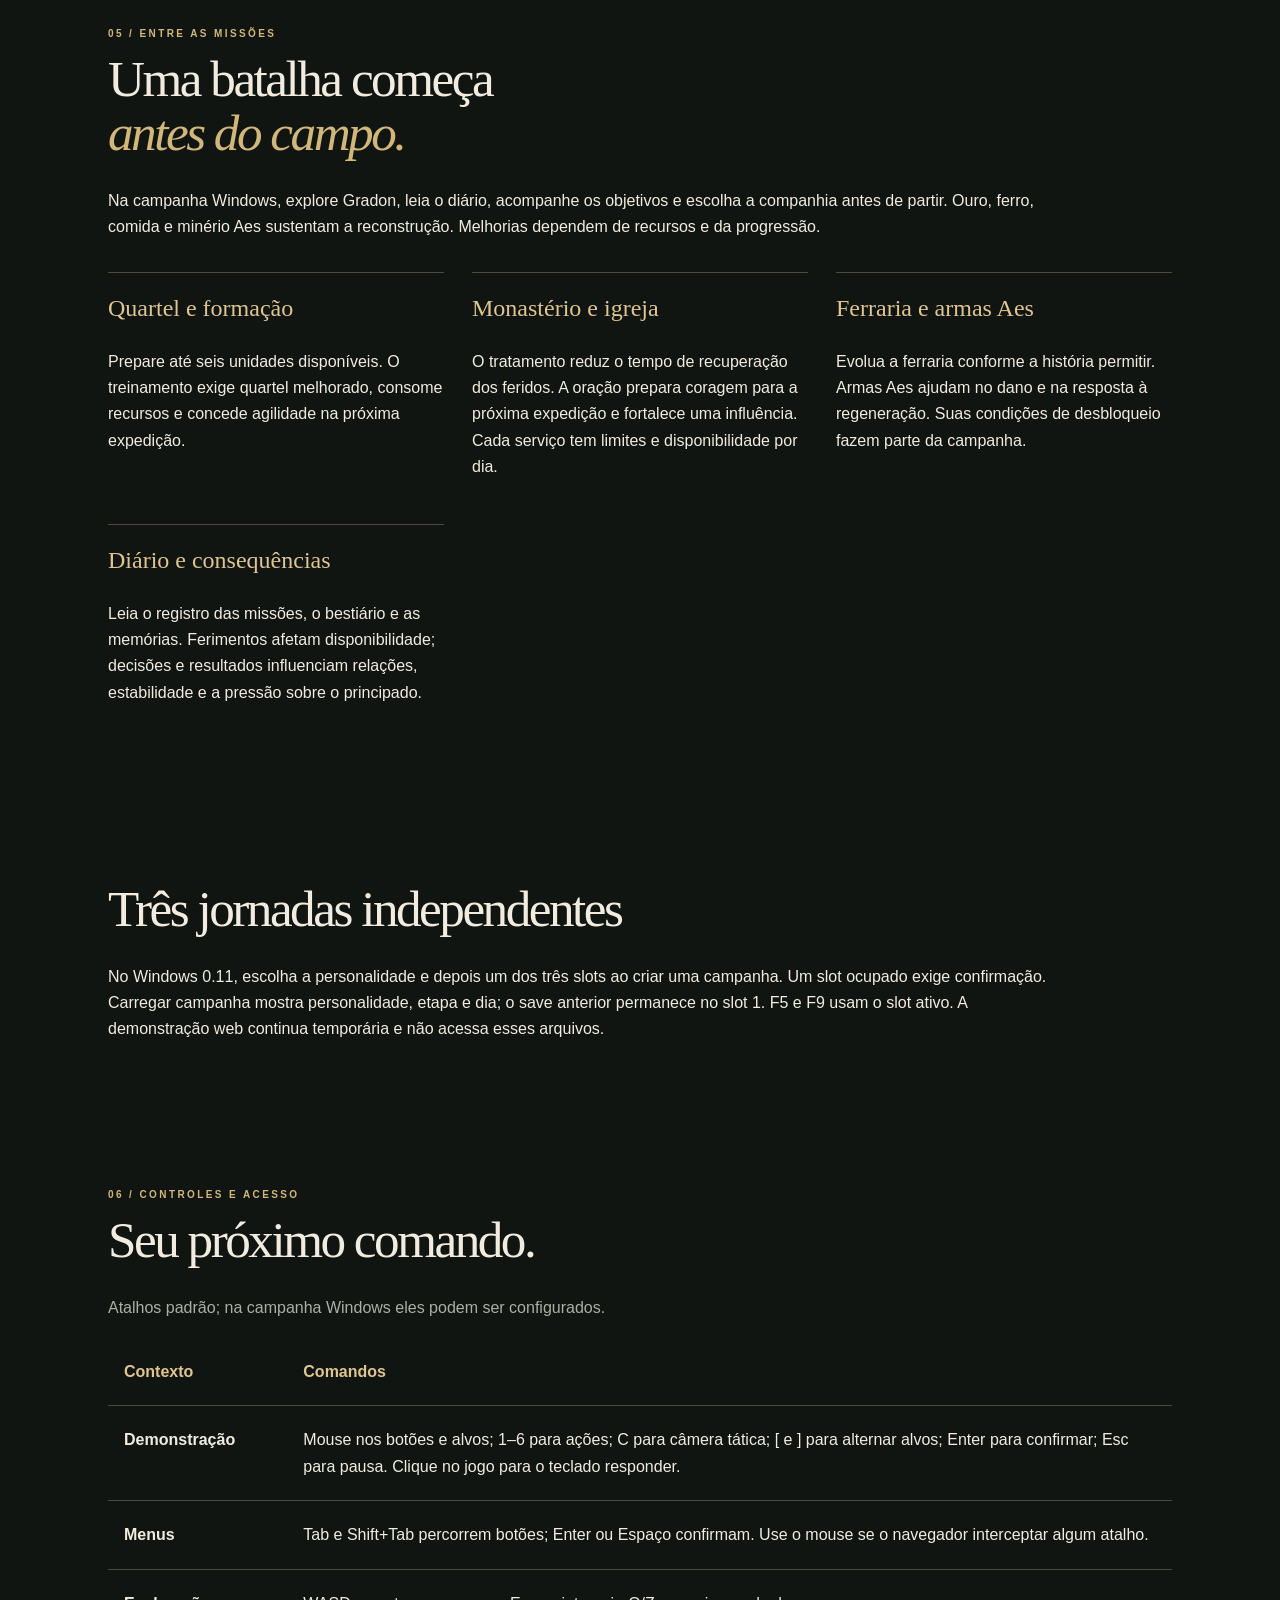
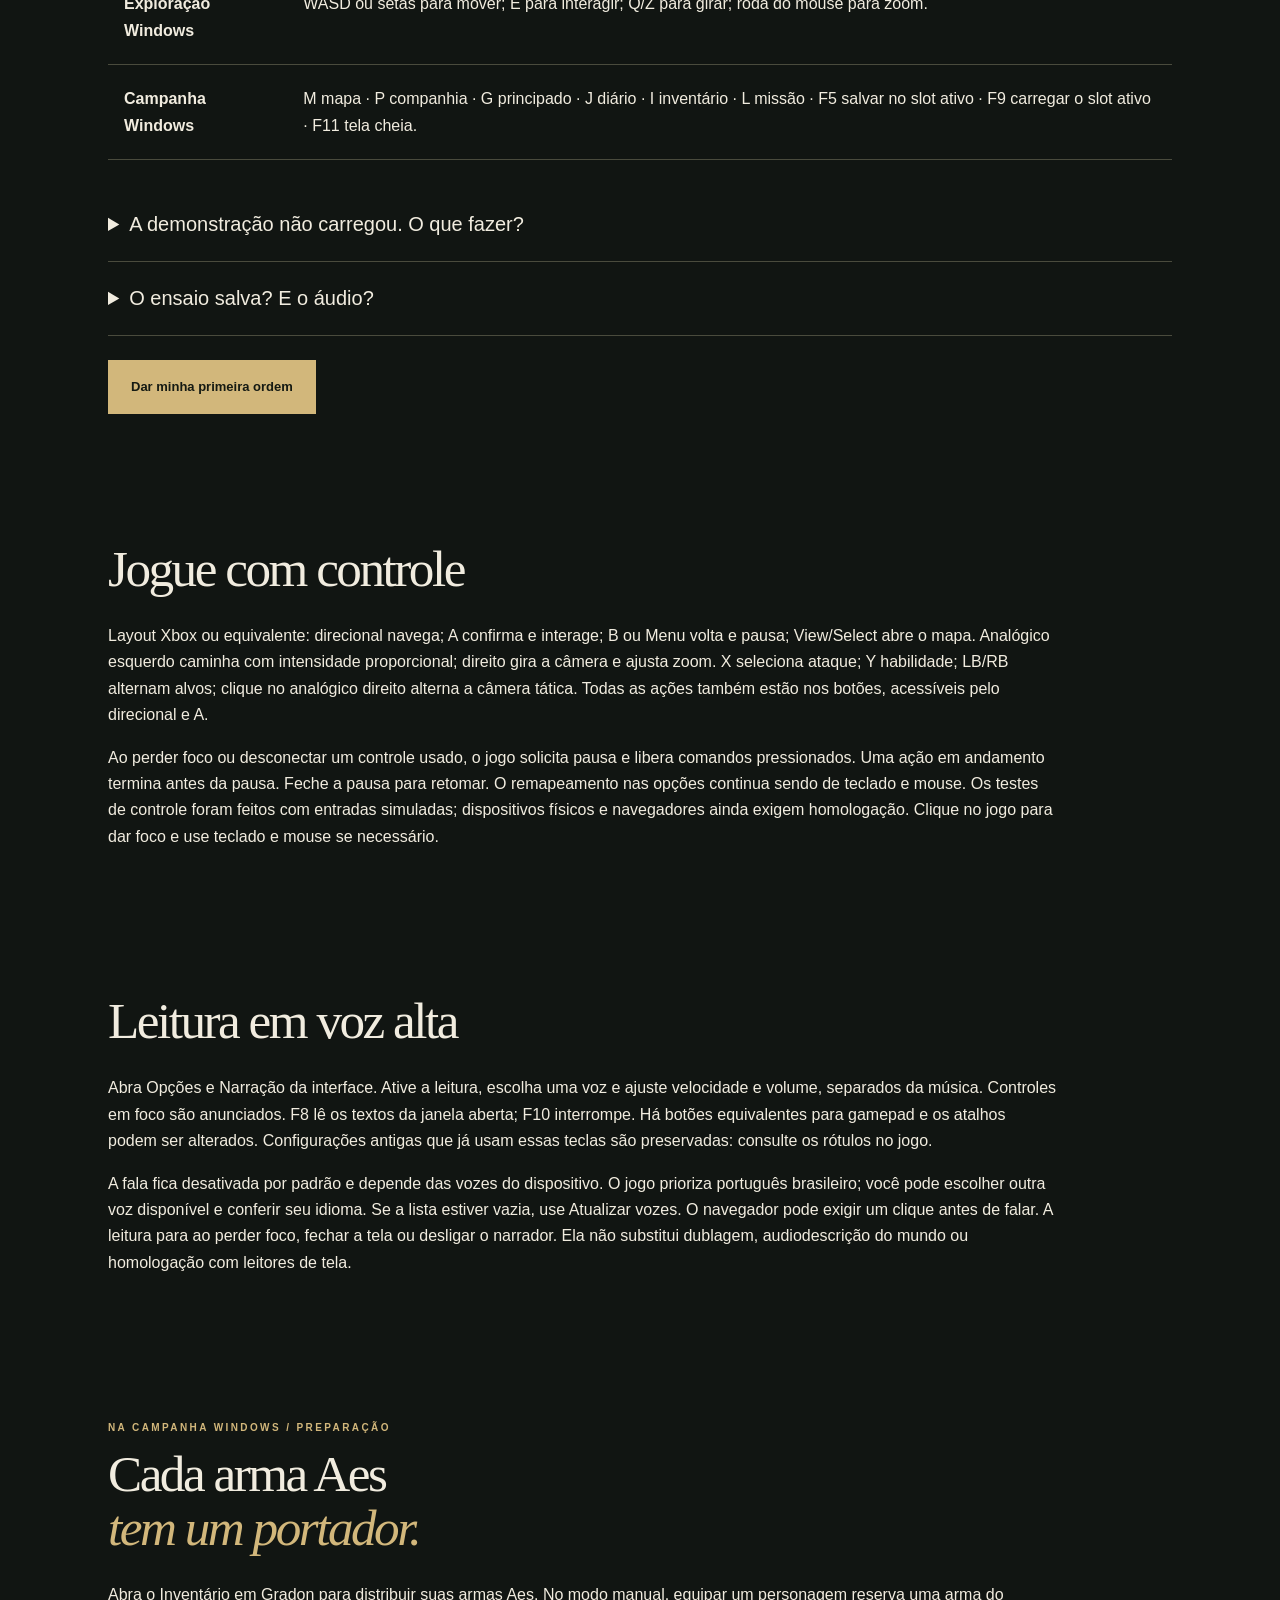
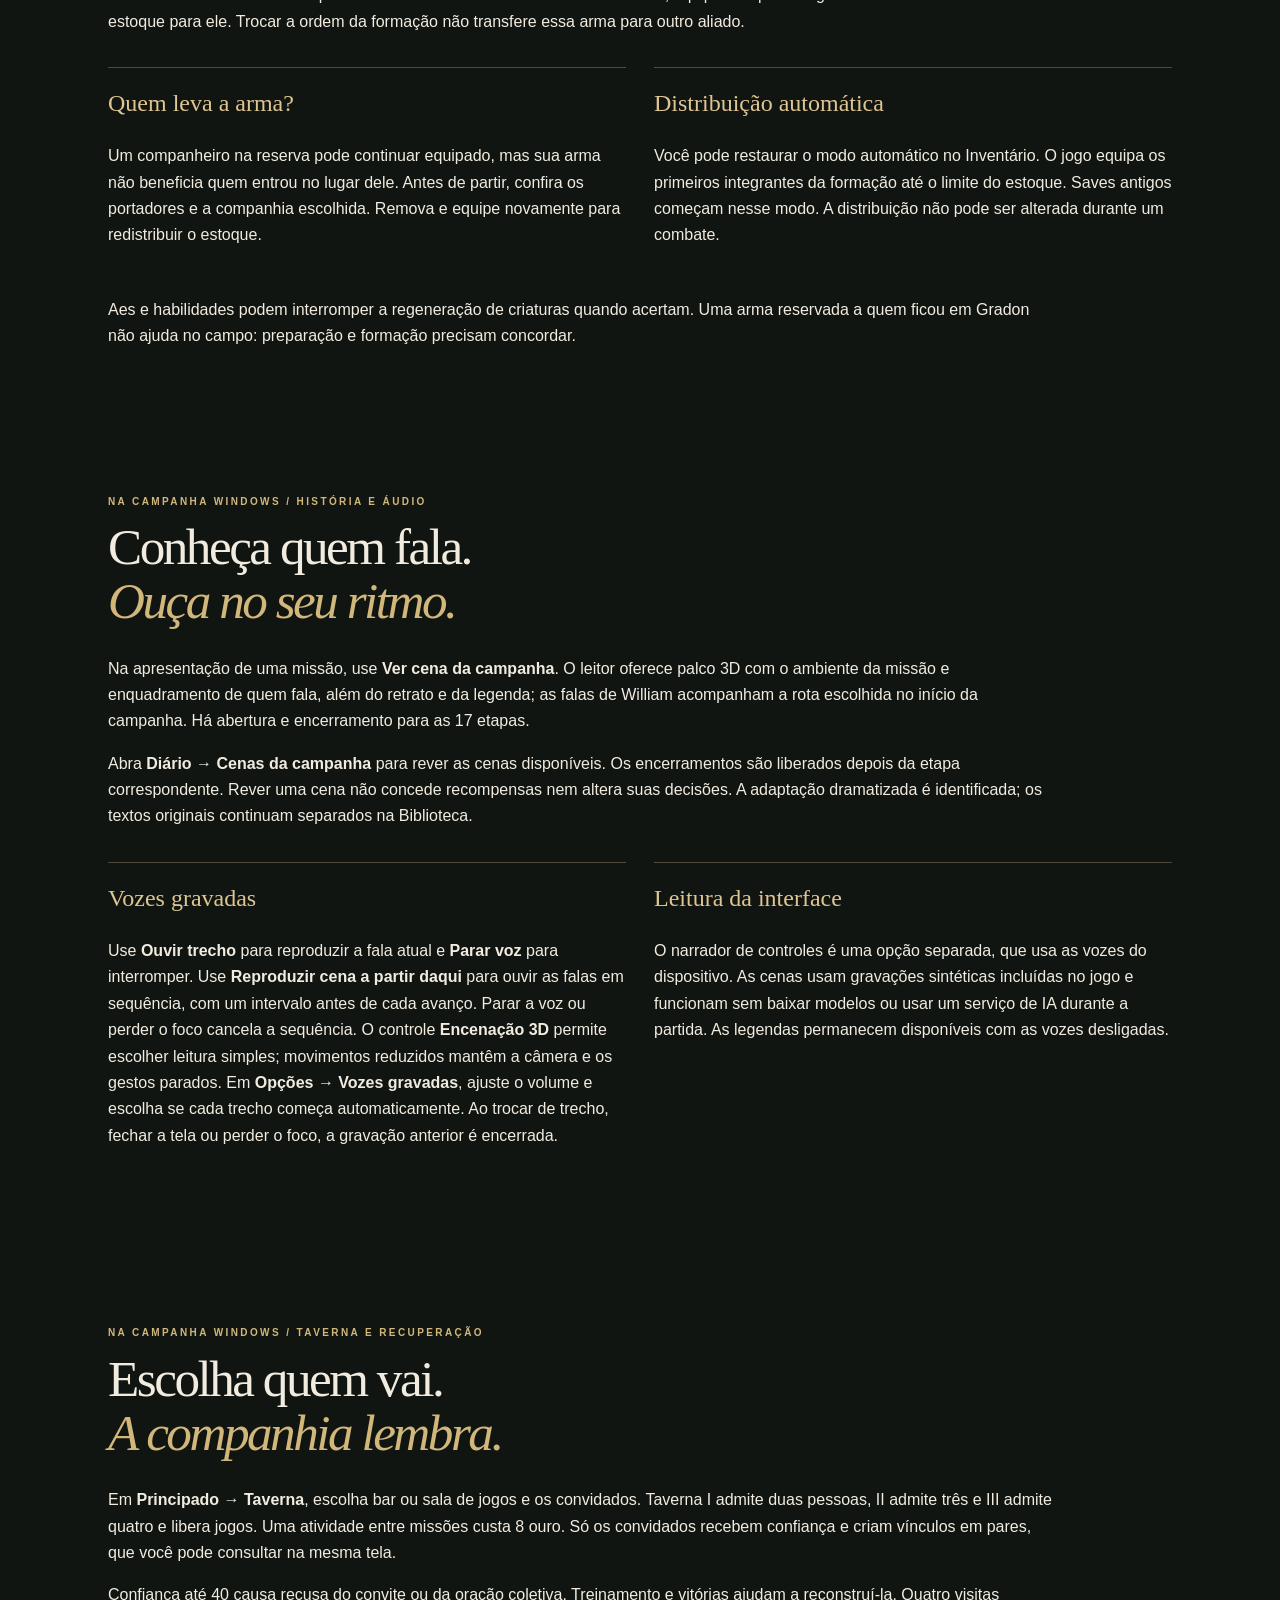
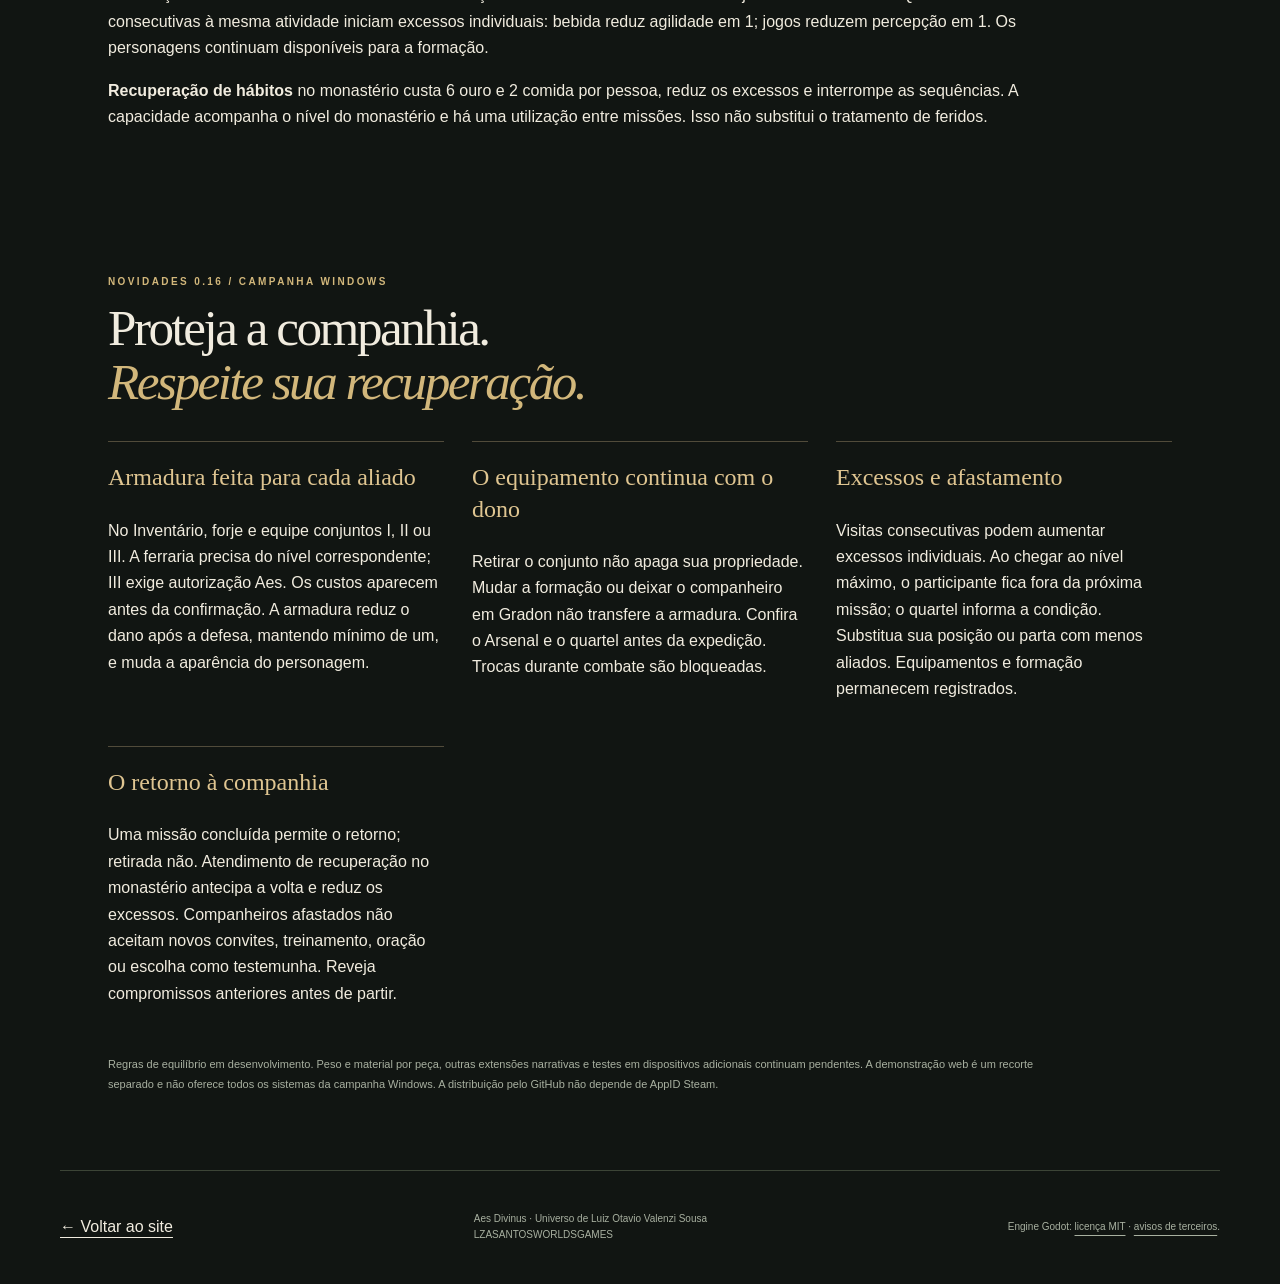
<file: public/guide.html>
<!doctype html>
<html lang="pt-BR">
<head>
<meta charset="utf-8"><meta name="viewport" content="width=device-width, initial-scale=1">
<meta name="description" content="Aprenda a jogar Aes Divinus: história, companhia, seis ações de combate, juramentos e reconstrução de Gradon.">
<meta http-equiv="Content-Security-Policy" content="default-src 'self'; img-src 'self' data:; style-src 'self'; script-src 'self'; object-src 'none'; base-uri 'self'; form-action 'none'">
<title>Como jogar e história — Aes Divinus</title><link rel="icon" href="assets/icon.svg"><link rel="stylesheet" href="style.css">
</head><body>
<a class="skip" href="#guia">Pular para o guia</a>
<header class="header"><a class="brand" href="index.html"><span class="sigil" aria-hidden="true">AD</span><span>AES DIVINUS<small>MANUAL DA COMPANHIA</small></span></a><nav aria-label="Navegação do guia"><a href="index.html#jogar">Jogar demonstração</a><a href="#acoes">Ações</a><a href="community.html">Coment&#225;rios</a><a href="admin.html">Administra&#231;&#227;o</a><a href="#campanha">História</a></nav></header>
<main id="guia" class="manual">
<section class="section"><p class="eyebrow">ANTES DA PRIMEIRA ORDEM</p><h1>Aprenda a liderar.<br><em>Gradon precisa de você.</em></h1><p class="lead">Um RPG tático para um jogador: você comanda até seis aliados por turnos e reconstrói um principado marcado pela derrota. A batalha cobra decisões; a companhia guarda a memória delas.</p><p>Este guia descreve o protótipo atual. Valores, interface e balanceamento podem mudar. A demonstração oferece um encontro isolado; a campanha para Windows acrescenta exploração, narrativa e administração.</p><div class="hero-actions"><a class="button gold" href="index.html#jogar">Experimentar agora</a><a class="text-link" href="#primeira-batalha">Ler o passo a passo ↓</a></div></section>
<section class="section" id="primeira-batalha"><p class="eyebrow">01 / PRIMEIRA BATALHA</p><h2>Sua primeira ordem,<br><em>passo a passo.</em></h2><ol class="guide-steps"><li><strong>Entre na demonstração.</strong> No site, clique em iniciar e aguarde o carregamento. Use um computador com navegador atualizado e WebGL 2. Clique dentro do jogo para dar foco ao teclado.</li><li><strong>Escolha um compromisso.</strong> “Escolher juramento e começar” abre as três opções e a seleção de testemunha. Você também pode partir sem juramento. O objetivo principal é destruir o totem e seus guardiões em até dez rodadas.</li><li><strong>Leia o campo.</strong> A fila mostra quem age agora e quem vem depois. As intenções mostram previsões das próximas ações inimigas, sujeitas às mudanças no campo. Observe vida, medo, linha e proteção de cada unidade.</li><li><strong>Dê uma ordem.</strong> Quando for o turno aliado, escolha uma das seis ações e, quando necessário, clique em um alvo válido. Defender, inspirar e reposicionar não exigem escolher um inimigo. Aguarde a animação e o turno seguinte.</li><li><strong>Cuide da companhia.</strong> Cure antes de um aliado cair. Inspire com personagens diferentes se jurou Lucidez. Uma unidade caída deixa de agir e não é ressuscitada por bandagens.</li><li><strong>Confira a consequência.</strong> Ao encerrar o combate, use o botão de resultado para ler o testemunho. Reinicie para experimentar outro juramento. O ensaio não transfere progresso para a campanha Windows.</li></ol><p>Durante a demonstra&#231;&#227;o, o bot&#227;o <strong>COMO JOGAR</strong> abre seis li&#231;&#245;es e um registro das ordens experimentadas. O combate aguarda enquanto voc&#234; l&#234;. O registro &#233; tempor&#225;rio e n&#227;o &#233; requisito de vit&#243;ria.</p></section>
<section class="section" id="acoes"><p class="eyebrow">02 / SEIS AÇÕES, MUITAS DECISÕES</p><h2>Cada turno pede<br><em>uma escolha.</em></h2><div class="table-scroll"><table><caption>Ações do combate atual. Cada ação válida consome o turno.</caption><thead><tr><th scope="col">Ação / tecla</th><th scope="col">O que faz</th><th scope="col">Quando usar</th></tr></thead><tbody>
<tr><th scope="row">Atacar · 1</th><td>Golpe normal, com chance de acerto influenciada pela agilidade e pela guarda do alvo. Arcos alcançam a retaguarda; armas corpo a corpo precisam superar a frente.</td><td>Concentre ataques para tirar um inimigo da fila antes do próximo turno dele.</td></tr>
<tr><th scope="row">Defender · 2</th><td>Protege o próprio combatente até sua próxima ação. O dano recebido cai para cerca de 45% e a chance de ser atingido também diminui.</td><td>Quando a previsão inimiga ameaça um aliado vulnerável ou você precisa ganhar tempo.</td></tr>
<tr><th scope="row">Habilidade · 3</th><td>Ataque especial utilizável uma vez por combatente no encontro. Alcança a retaguarda, recebe bônus de dano e pode interromper regeneração ao acertar.</td><td>Para alcançar ameaças protegidas ou impedir que uma criatura se recupere. O bônus é menor sob Lucidez.</td></tr>
<tr><th scope="row">Bandagem · 4</th><td>Cura um aliado vivo e ferido. A companhia compartilha quatro bandagens por batalha. Percepção e juramento alteram a cura.</td><td>Antes que o próximo golpe derrube alguém. Amparo melhora a cura; Decisão a reduz.</td></tr>
<tr><th scope="row">Inspirar · 5</th><td>Reduz o medo dos aliados conforme a inspiração de quem age. A partir de medo 3, ações ofensivas podem falhar por hesitação.</td><td>Para recuperar o controle da companhia. Lucidez exige inspiração de dois personagens diferentes e vitória.</td></tr>
<tr><th scope="row">Reposicionar · 6</th><td>Troca o combatente entre frente e retaguarda com o ocupante correspondente, se houver, e concede proteção.</td><td>Para proteger alguém ferido e reorganizar quem recebe os golpes da linha de frente.</td></tr>
</tbody></table></div><p class="fine-print">Não há promessa de acerto garantido: o protótipo limita a chance entre 45% e 98%. As prévias ajudam a planejar, mas a resolução depende das regras e da situação do turno.</p></section>
<section class="section"><p class="eyebrow">03 / LEIA ANTES DE AGIR</p><h2>Formação, coragem<br><em>e palavra dada.</em></h2><div class="guide-grid"><article><h3>Duas linhas</h3><p>Os três primeiros espaços são a frente; os outros três formam a retaguarda. A presença de inimigos na frente bloqueia ataques comuns corpo a corpo à linha de trás. Arqueiros e habilidades abrem alternativas.</p></article><article><h3>Iniciativa e medo</h3><p>Agilidade e coragem ajudam a agir antes; medo atrasa a unidade. Medo elevado também pode consumir uma tentativa de ação. Defender e inspirar permitem reagir à crise.</p></article><article><h3>Juramentos e testemunhas</h3><p>Amparo pede vitória sem quedas; Lucidez, vitória após inspirar com duas vozes; Decisão, vitória até a quarta rodada. Cada um oferece uma vantagem e uma limitação imediatas. A testemunha precisa lutar com você.</p></article><article><h3>Memórias da campanha</h3><p>Cumprir a palavra aumenta confiança e influência; rompê-la reduz confiança. A memória mais recente de cada testemunha pode acrescentar coragem ou medo na próxima batalha. Os efeitos não se acumulam indefinidamente. No ensaio, a memória termina ao reiniciar.</p></article></div><p><strong>Experimente:</strong> na primeira tentativa, use Amparo, proteja os feridos e reserve bandagens. Depois teste Lucidez e distribua a inspiração. Por fim, tente Decisão e compare como a urgência muda suas prioridades.</p></section>
<section class="section" id="campanha"><p class="eyebrow">04 / A HISTÓRIA</p><h2>O principado depois<br><em>de Wood.</em></h2><p>Você acompanha William de Augusto, um príncipe que parte para provar seu valor e retorna obrigado a responder pelas vidas perdidas. A fantasia medieval mistura invasão, corrupção angelical, alianças e responsabilidade política.</p><ol class="guide-steps"><li><strong>Prólogo — Floresta de Sangue.</strong> Em fevereiro de 1441, a expedição encontra uma emboscada entre King's Lynn e Foxley Wood. Ethan protege William na retirada; Cadman o leva a Gradon. A derrota faz parte da narrativa: vencer cada combate não significa reescrever esse acontecimento.</li><li><strong>Capítulo 1 — O Príncipe Tolo.</strong> William desperta, enfrenta a cobrança de Elric e dos duques e precisa responder à invasão. A recuperação das vilas e o combate aos totens aproximam decisões militares e consequências humanas.</li><li><strong>Capítulo 2 — Crescer com a companhia.</strong> Novas ameaças e encontros ampliam o conflito. A jornada por Sibtbures envolve Elric, recrutas, sobreviventes e a entrada de novos aliados. Aes e o conhecimento das criaturas passam a importar para a estratégia.</li><li><strong>Capítulo 3 — Os reparos do principado.</strong> Reconstruir exige recursos, acordos e preparação. Relações familiares e políticas acompanham a recuperação de Gradon, enquanto uma ameaça oculta mantém perguntas abertas para a continuidade.</li></ol><p>Bravo, Sábio e Diplomata são caminhos de personalidade de William: mudam a forma como ele responde e alguns desdobramentos. Iusdicta, Satiae e Gloregni são influências e princípios ligados a decisões e juramentos; não são os nomes dessas rotas.</p><div class="guide-grid"><article><h3>William e Elric</h3><p>O príncipe precisa aprender a assumir suas ordens. Elric confronta seus erros e orienta a reação à crise.</p></article><article><h3>Ethan, Albert e Donovan</h3><p>Companheiros com vínculos, reações e expectativas próprias. Sua companhia participa da história e pode testemunhar as promessas feitas antes das batalhas.</p></article></div><p class="fine-print">Panorama da campanha adaptada a partir dos documentos do projeto. A demonstração dos totens é um recorte de sistemas. Juramentos, suas novas falas e parte da progressão são adaptações de gameplay; a obra e o protótipo continuam em desenvolvimento.</p></section>
<section class="section"><p class="eyebrow">05 / ENTRE AS MISSÕES</p><h2>Uma batalha começa<br><em>antes do campo.</em></h2><p>Na campanha Windows, explore Gradon, leia o diário, acompanhe os objetivos e escolha a companhia antes de partir. Ouro, ferro, comida e minério Aes sustentam a reconstrução. Melhorias dependem de recursos e da progressão.</p><div class="guide-grid"><article><h3>Quartel e formação</h3><p>Prepare até seis unidades disponíveis. O treinamento exige quartel melhorado, consome recursos e concede agilidade na próxima expedição.</p></article><article><h3>Monastério e igreja</h3><p>O tratamento reduz o tempo de recuperação dos feridos. A oração prepara coragem para a próxima expedição e fortalece uma influência. Cada serviço tem limites e disponibilidade por dia.</p></article><article><h3>Ferraria e armas Aes</h3><p>Evolua a ferraria conforme a história permitir. Armas Aes ajudam no dano e na resposta à regeneração. Suas condições de desbloqueio fazem parte da campanha.</p></article><article><h3>Diário e consequências</h3><p>Leia o registro das missões, o bestiário e as memórias. Ferimentos afetam disponibilidade; decisões e resultados influenciam relações, estabilidade e a pressão sobre o principado.</p></article></div></section>
<section class="section"><h2>Tr&#234;s jornadas independentes</h2><p>No Windows 0.11, escolha a personalidade e depois um dos tr&#234;s slots ao criar uma campanha. Um slot ocupado exige confirma&#231;&#227;o. Carregar campanha mostra personalidade, etapa e dia; o save anterior permanece no slot 1. F5 e F9 usam o slot ativo. A demonstra&#231;&#227;o web continua tempor&#225;ria e n&#227;o acessa esses arquivos.</p></section><section class="section" id="controles"><p class="eyebrow">06 / CONTROLES E ACESSO</p><h2>Seu próximo comando.</h2><div class="table-scroll"><table><caption>Atalhos padrão; na campanha Windows eles podem ser configurados.</caption><thead><tr><th scope="col">Contexto</th><th scope="col">Comandos</th></tr></thead><tbody><tr><th scope="row">Demonstração</th><td>Mouse nos botões e alvos; 1–6 para ações; C para câmera tática; [ e ] para alternar alvos; Enter para confirmar; Esc para pausa. Clique no jogo para o teclado responder.</td></tr><tr><th scope="row">Menus</th><td>Tab e Shift+Tab percorrem botões; Enter ou Espaço confirmam. Use o mouse se o navegador interceptar algum atalho.</td></tr><tr><th scope="row">Exploração Windows</th><td>WASD ou setas para mover; E para interagir; Q/Z para girar; roda do mouse para zoom.</td></tr><tr><th scope="row">Campanha Windows</th><td>M mapa · P companhia · G principado · J diário · I inventário · L missão · F5 salvar no slot ativo · F9 carregar o slot ativo · F11 tela cheia.</td></tr></tbody></table></div><details><summary>A demonstração não carregou. O que fazer?</summary><p>Aguarde o download inicial de aproximadamente 38 MB. Use um navegador atualizado com WebAssembly, WebGL 2 e aceleração de hardware disponíveis. A rede e o computador afetam o carregamento e o desempenho. Tente abrir o jogo em página própria pelo link do site. Se o dispositivo não for compatível, baixe a versão Windows e consulte os requisitos. Celulares podem ter pouco espaço de tela; computador com teclado e mouse é recomendado.</p></details><details><summary>O ensaio salva? E o áudio?</summary><p>O ensaio é temporário, sem conta e sem transferência de progresso. Fechar, recarregar ou reiniciar perde a partida. O navegador pode exigir um clique para liberar o áudio. A campanha Windows guarda o progresso localmente.</p></details><a class="button gold" href="index.html#jogar">Dar minha primeira ordem</a></section>
<section class="section" id="gamepad"><h2>Jogue com controle</h2><p>Layout Xbox ou equivalente: direcional navega; A confirma e interage; B ou Menu volta e pausa; View/Select abre o mapa. Analógico esquerdo caminha com intensidade proporcional; direito gira a câmera e ajusta zoom. X seleciona ataque; Y habilidade; LB/RB alternam alvos; clique no analógico direito alterna a câmera tática. Todas as ações também estão nos botões, acessíveis pelo direcional e A.</p><p>Ao perder foco ou desconectar um controle usado, o jogo solicita pausa e libera comandos pressionados. Uma ação em andamento termina antes da pausa. Feche a pausa para retomar. O remapeamento nas opções continua sendo de teclado e mouse. Os testes de controle foram feitos com entradas simuladas; dispositivos físicos e navegadores ainda exigem homologação. Clique no jogo para dar foco e use teclado e mouse se necessário.</p></section><section class="section" id="narracao"><h2>Leitura em voz alta</h2><p>Abra Opções e Narração da interface. Ative a leitura, escolha uma voz e ajuste velocidade e volume, separados da música. Controles em foco são anunciados. F8 lê os textos da janela aberta; F10 interrompe. Há botões equivalentes para gamepad e os atalhos podem ser alterados. Configurações antigas que já usam essas teclas são preservadas: consulte os rótulos no jogo.</p><p>A fala fica desativada por padrão e depende das vozes do dispositivo. O jogo prioriza português brasileiro; você pode escolher outra voz disponível e conferir seu idioma. Se a lista estiver vazia, use Atualizar vozes. O navegador pode exigir um clique antes de falar. A leitura para ao perder foco, fechar a tela ou desligar o narrador. Ela não substitui dublagem, audiodescrição do mundo ou homologação com leitores de tela.</p></section>
<section class="section" id="equipamentos"><p class="eyebrow">NA CAMPANHA WINDOWS / PREPARAÇÃO</p><h2>Cada arma Aes<br><em>tem um portador.</em></h2><p>Abra o Inventário em Gradon para distribuir suas armas Aes. No modo manual, equipar um personagem reserva uma arma do estoque para ele. Trocar a ordem da formação não transfere essa arma para outro aliado.</p><div class="guide-grid"><article><h3>Quem leva a arma?</h3><p>Um companheiro na reserva pode continuar equipado, mas sua arma não beneficia quem entrou no lugar dele. Antes de partir, confira os portadores e a companhia escolhida. Remova e equipe novamente para redistribuir o estoque.</p></article><article><h3>Distribuição automática</h3><p>Você pode restaurar o modo automático no Inventário. O jogo equipa os primeiros integrantes da formação até o limite do estoque. Saves antigos começam nesse modo. A distribuição não pode ser alterada durante um combate.</p></article></div><p>Aes e habilidades podem interromper a regeneração de criaturas quando acertam. Uma arma reservada a quem ficou em Gradon não ajuda no campo: preparação e formação precisam concordar.</p></section>
<section class="section" id="cenas-vozes"><p class="eyebrow">NA CAMPANHA WINDOWS / HISTÓRIA E ÁUDIO</p><h2>Conheça quem fala.<br><em>Ouça no seu ritmo.</em></h2><p>Na apresentação de uma missão, use <strong>Ver cena da campanha</strong>. O leitor oferece palco 3D com o ambiente da missão e enquadramento de quem fala, além do retrato e da legenda; as falas de William acompanham a rota escolhida no início da campanha. Há abertura e encerramento para as 17 etapas.</p><p>Abra <strong>Diário → Cenas da campanha</strong> para rever as cenas disponíveis. Os encerramentos são liberados depois da etapa correspondente. Rever uma cena não concede recompensas nem altera suas decisões. A adaptação dramatizada é identificada; os textos originais continuam separados na Biblioteca.</p><div class="guide-grid"><article><h3>Vozes gravadas</h3><p>Use <strong>Ouvir trecho</strong> para reproduzir a fala atual e <strong>Parar voz</strong> para interromper. Use <strong>Reproduzir cena a partir daqui</strong> para ouvir as falas em sequência, com um intervalo antes de cada avanço. Parar a voz ou perder o foco cancela a sequência. O controle <strong>Encenação 3D</strong> permite escolher leitura simples; movimentos reduzidos mantêm a câmera e os gestos parados. Em <strong>Opções → Vozes gravadas</strong>, ajuste o volume e escolha se cada trecho começa automaticamente. Ao trocar de trecho, fechar a tela ou perder o foco, a gravação anterior é encerrada.</p></article><article><h3>Leitura da interface</h3><p>O narrador de controles é uma opção separada, que usa as vozes do dispositivo. As cenas usam gravações sintéticas incluídas no jogo e funcionam sem baixar modelos ou usar um serviço de IA durante a partida. As legendas permanecem disponíveis com as vozes desligadas.</p></article></div></section>
<section class="section" id="companhia-social"><p class="eyebrow">NA CAMPANHA WINDOWS / TAVERNA E RECUPERAÇÃO</p><h2>Escolha quem vai.<br><em>A companhia lembra.</em></h2><p>Em <strong>Principado → Taverna</strong>, escolha bar ou sala de jogos e os convidados. Taverna I admite duas pessoas, II admite três e III admite quatro e libera jogos. Uma atividade entre missões custa 8 ouro. Só os convidados recebem confiança e criam vínculos em pares, que você pode consultar na mesma tela.</p><p>Confiança até 40 causa recusa do convite ou da oração coletiva. Treinamento e vitórias ajudam a reconstruí-la. Quatro visitas consecutivas à mesma atividade iniciam excessos individuais: bebida reduz agilidade em 1; jogos reduzem percepção em 1. Os personagens continuam disponíveis para a formação.</p><p><strong>Recuperação de hábitos</strong> no monastério custa 6 ouro e 2 comida por pessoa, reduz os excessos e interrompe as sequências. A capacidade acompanha o nível do monastério e há uma utilização entre missões. Isso não substitui o tratamento de feridos.</p></section><section class="section" id="armaduras-recuperacao"><p class="eyebrow">NOVIDADES 0.16 / CAMPANHA WINDOWS</p><h2>Proteja a companhia.<br><em>Respeite sua recuperação.</em></h2><div class="guide-grid"><article><h3>Armadura feita para cada aliado</h3><p>No Inventário, forje e equipe conjuntos I, II ou III. A ferraria precisa do nível correspondente; III exige autorização Aes. Os custos aparecem antes da confirmação. A armadura reduz o dano após a defesa, mantendo mínimo de um, e muda a aparência do personagem.</p></article><article><h3>O equipamento continua com o dono</h3><p>Retirar o conjunto não apaga sua propriedade. Mudar a formação ou deixar o companheiro em Gradon não transfere a armadura. Confira o Arsenal e o quartel antes da expedição. Trocas durante combate são bloqueadas.</p></article><article><h3>Excessos e afastamento</h3><p>Visitas consecutivas podem aumentar excessos individuais. Ao chegar ao nível máximo, o participante fica fora da próxima missão; o quartel informa a condição. Substitua sua posição ou parta com menos aliados. Equipamentos e formação permanecem registrados.</p></article><article><h3>O retorno à companhia</h3><p>Uma missão concluída permite o retorno; retirada não. Atendimento de recuperação no monastério antecipa a volta e reduz os excessos. Companheiros afastados não aceitam novos convites, treinamento, oração ou escolha como testemunha. Reveja compromissos anteriores antes de partir.</p></article></div><p class="fine-print">Regras de equilíbrio em desenvolvimento. Peso e material por peça, outras extensões narrativas e testes em dispositivos adicionais continuam pendentes. A demonstração web é um recorte separado e não oferece todos os sistemas da campanha Windows. A distribuição pelo GitHub não depende de AppID Steam.</p></section>

</main>
<footer><a href="index.html">← Voltar ao site</a><p>Aes Divinus · Universo de Luiz Otavio Valenzi Sousa<br>LZASANTOSWORLDSGAMES</p><p>Engine Godot: <a href="demo/GODOT_LICENSE.txt">licença MIT</a> · <a href="demo/GODOT_COPYRIGHT.txt">avisos de terceiros</a>.</p></footer></body></html>
</file>
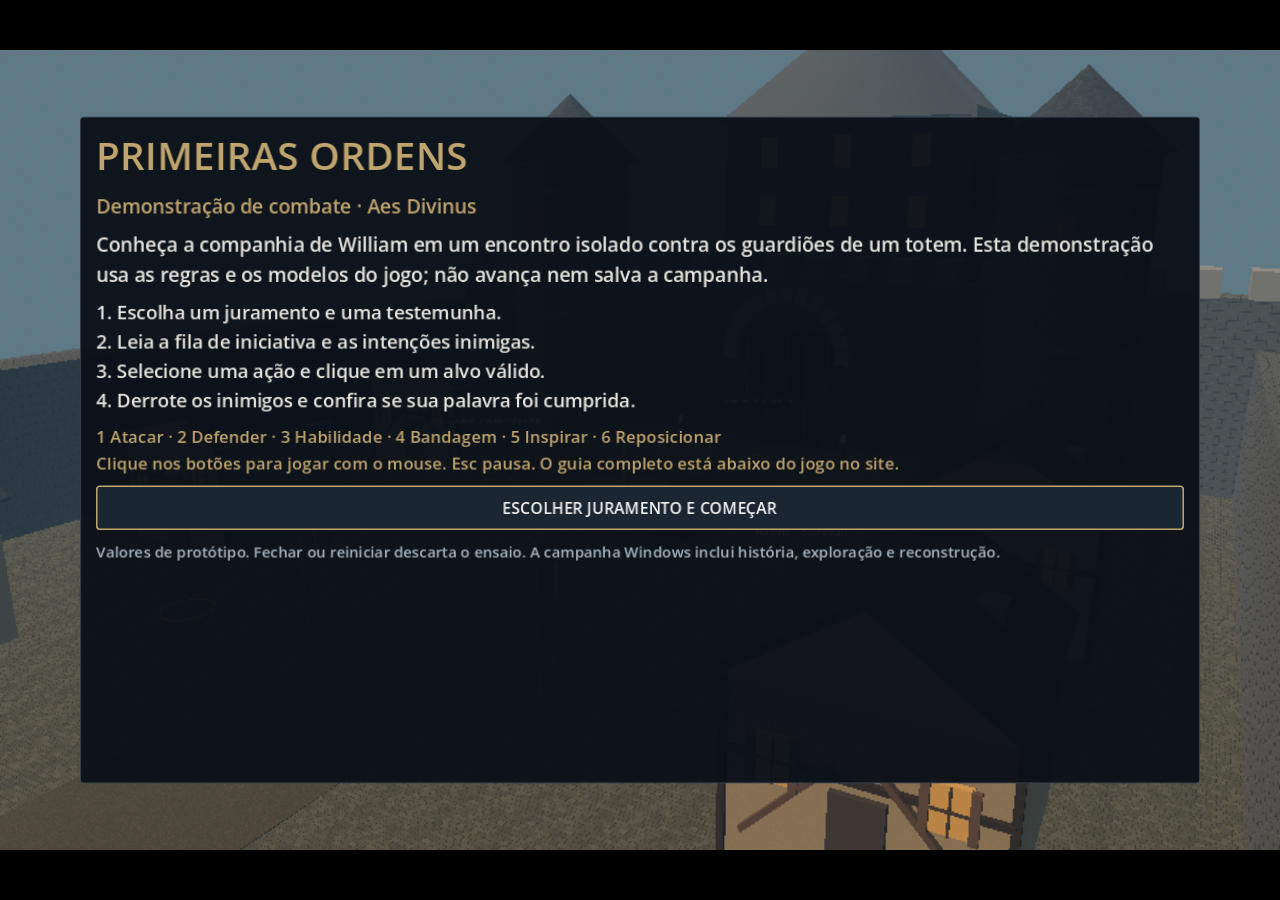
<file: public/demo/game.html>
<!doctype html>
<html lang="pt-BR"><head><meta charset="utf-8"><meta name="viewport" content="width=device-width, initial-scale=1">
<meta http-equiv="Content-Security-Policy" content="default-src 'self'; script-src 'self' 'wasm-unsafe-eval'; style-src 'self'; img-src 'self' data:; connect-src 'self'; worker-src 'self' blob:; object-src 'none'; base-uri 'self'; form-action 'none'">
<title>Primeiras Ordens — Aes Divinus jogável</title><link rel="stylesheet" href="shell.css"><script src="game.js" defer></script><script src="loader.js" defer></script></head>
<body><canvas id="canvas" tabindex="0" aria-label="Demonstração tática de Aes Divinus">Seu navegador precisa oferecer suporte a canvas.</canvas><div id="loading"><h1>Primeiras Ordens</h1><p id="status" role="status">Preparando a demonstração…</p><progress id="progress" aria-label="Download do jogo"></progress><p><a href="../guide.html" target="_blank" rel="noopener">Ler como jogar</a> · <a href="../index.html#download" target="_blank" rel="noopener">Baixar para Windows</a></p><noscript>Ative JavaScript para jogar.</noscript></div></body></html>
</file>
<file: public/style.css>
:root{color-scheme:dark;--bg:#111512;--panel:#1a211b;--line:#3c4436;--gold:#d2b77b;--text:#f1ecdf;--muted:#a8b0a0;--max:1320px}*{box-sizing:border-box}html{scroll-behavior:smooth;scroll-padding-top:100px}body{margin:0;background:var(--bg);color:var(--text);font-family:Arial,Helvetica,sans-serif;line-height:1.65}a{color:inherit;text-underline-offset:5px}button,a{-webkit-tap-highlight-color:transparent}button{font:inherit}button:focus-visible,a:focus-visible,summary:focus-visible,[tabindex]:focus-visible{outline:3px solid var(--gold);outline-offset:5px}.skip{position:absolute;left:20px;top:-100px;background:var(--gold);color:#111;padding:12px;z-index:100}.skip:focus{top:12px}.header{max-width:calc(var(--max) + 120px);margin:auto;padding:25px 60px;display:flex;align-items:center;justify-content:space-between;gap:25px;border-bottom:1px solid var(--line)}.brand{display:flex;align-items:center;gap:14px;text-decoration:none;font-family:Georgia,'Times New Roman',serif;font-size:17px;letter-spacing:2px;white-space:nowrap}.brand small{display:block;font-family:Arial,Helvetica,sans-serif;font-size:8px;letter-spacing:3px;color:var(--muted);margin-top:2px}.sigil{font-family:Georgia,serif;display:grid;place-items:center;width:44px;height:48px;border:1px solid var(--gold);color:var(--gold);font-size:23px;letter-spacing:-5px;padding-right:5px;clip-path:polygon(0 0,100% 0,100% 75%,50% 100%,0 75%)}nav{display:flex;align-items:center;gap:34px}nav a{font-size:13px;text-decoration:none;color:#d3d7cd}nav a:hover{color:var(--gold)}.nav-download{border-bottom:1px solid var(--gold);padding:7px 0;color:var(--gold)}.hero{max-width:calc(var(--max) + 120px);margin:auto;display:grid;grid-template-columns:1.02fr 1fr;min-height:720px;align-items:center;padding:55px 60px 65px;gap:30px;overflow:hidden}.eyebrow{font-size:10px;letter-spacing:2.4px;font-weight:700;color:var(--gold);text-transform:uppercase}.hero-kicker{font-size:10px;letter-spacing:2px;margin:40px 0 14px;color:var(--muted)}h1,h2,h3,p{margin-top:0}h1,h2{font-family:Georgia,'Times New Roman',serif;font-weight:400;line-height:1.06;letter-spacing:-2.5px}h1{font-size:clamp(55px,5.6vw,85px);margin-bottom:25px}em{font-weight:400;color:var(--gold)}.hero-description{max-width:415px;font-size:15px;color:#c3cabd;line-height:1.9}.hero-actions{display:flex;gap:28px;align-items:center;margin:32px 0 20px}.button{display:inline-flex;gap:35px;align-items:center;justify-content:space-between;text-decoration:none;padding:15px 22px;font-size:13px;font-weight:700;min-height:53px}.gold{background:var(--gold);color:#151a13;border:1px solid var(--gold)}.gold:hover{background:#e4ce9c}.text-link{font-size:12px;color:var(--text);text-decoration:none;border-bottom:1px solid #6b765d;padding-bottom:5px}.small{font-size:12px}.release-note{font-size:11px;color:var(--muted)}.status-dot{width:6px;height:6px;display:inline-block;border-radius:50%;background:var(--gold);margin-right:6px}.hero-art{position:relative;align-self:stretch;min-height:570px;border:1px solid #647051;background:#263021;overflow:hidden;margin:10px 0 0}.hero-art:after{content:'';position:absolute;inset:0;background:linear-gradient(0deg,rgba(9,15,8,.95),transparent 35%,rgba(10,20,12,.12));pointer-events:none}.hero-art>img{width:100%;height:100%;object-fit:cover;object-position:93% center;position:absolute;filter:saturate(.66)}.art-label{position:absolute;z-index:1;top:22px;left:22px;right:22px;display:flex;justify-content:space-between;letter-spacing:3px;font-size:9px;text-shadow:0 1px 4px #000}.image-caption{position:absolute;z-index:1;left:22px;bottom:20px;right:20px;font-size:10px;color:#d9decd}.facts{max-width:var(--max);margin:auto;display:flex;justify-content:space-between;gap:20px;padding:25px 0;border-top:1px solid var(--line);border-bottom:1px solid var(--line);font-size:10px;letter-spacing:2px;color:var(--muted)}.section{max-width:var(--max);padding:110px 0;margin:auto}h2{font-size:clamp(36px,4vw,60px);margin-bottom:27px}.story{display:grid;grid-template-columns:1fr 1.45fr;gap:70px;border-bottom:1px solid var(--line)}.section-marker>span:first-child{font-size:10px;letter-spacing:2px;color:var(--gold)}.year{display:block;font-family:Georgia,serif;font-size:clamp(100px,15vw,205px);line-height:1.1;color:#283323;letter-spacing:-10px;padding-top:48px}.story-copy p{font-size:15px;max-width:590px;color:#c7cdbf}.story-copy .aside{font-size:13px;color:var(--muted);border-left:1px solid var(--gold);padding-left:20px;margin-top:28px}.section-heading{max-width:680px}.section-heading>p:last-child{font-size:15px;color:var(--muted);max-width:560px}.oaths{border-bottom:1px solid var(--line)}.oath-explorer{display:grid;grid-template-columns:1fr 1.25fr;gap:55px;margin-top:48px}.oath-tabs{display:flex;flex-direction:column}.oath-tabs button{background:none;border:0;border-top:1px solid var(--line);color:var(--muted);text-align:left;padding:26px 25px;font-family:Georgia,serif;font-size:24px;line-height:1.3;cursor:pointer}.oath-tabs button:last-child{border-bottom:1px solid var(--line)}.oath-tabs button span{display:block;font-family:Arial,sans-serif;font-size:9px;letter-spacing:2px;margin-bottom:10px}.oath-tabs button[aria-selected=true]{color:var(--gold);background:#1a2219;border-left:2px solid var(--gold)}.oath-tabs button:hover{background:#1a2219}.oath-panel{background:var(--panel);border:1px solid var(--line);padding:33px 38px}.oath-panel h3{font-family:Georgia,serif;font-size:30px;line-height:1.2;font-weight:400;margin-bottom:25px}.tradeoffs{display:grid;grid-template-columns:1fr 1fr;gap:25px;margin-bottom:26px}dt{font-size:10px;letter-spacing:1px;color:var(--muted);text-transform:uppercase;margin-bottom:7px}dd{margin:0;font-size:13px}.outcome-controls{display:flex;gap:8px;flex-wrap:wrap}.outcome-controls button{background:transparent;color:#bac5ae;border:1px solid #536147;padding:8px 12px;font-size:11px;cursor:pointer}.outcome-controls button[aria-pressed=true]{background:#d2b77b;color:#141a11;border-color:var(--gold)}blockquote{font-family:Georgia,serif;margin:25px 0 12px;font-size:23px;line-height:1.45}.witness{font-size:9px;letter-spacing:1.8px;color:var(--gold)}.consequence{font-size:12px;color:#d8e0cc;border-top:1px solid var(--line);padding-top:17px;margin-top:21px}.fine-print{font-size:11px;line-height:1.8;color:var(--muted)}.gallery-heading{max-width:none;display:grid;grid-template-columns:1.3fr 1fr;gap:60px;align-items:end}.screenshots{display:grid;grid-template-columns:1fr 1fr;gap:28px;margin-top:35px}figure{margin:0}.screenshot-button{position:relative;display:block;width:100%;padding:0;background:#222b20;border:1px solid var(--line);cursor:zoom-in;overflow:hidden}.screenshot-button img{display:block;width:100%;height:auto;transition:transform .2s}.screenshot-button:hover img{transform:scale(1.02)}.screenshot-button>span{position:absolute;right:13px;bottom:12px;padding:4px 10px;background:#111e;font-size:10px;color:#fff}figcaption{padding:20px 0;display:flex;flex-direction:column;gap:6px}figcaption strong{font-family:Georgia,serif;font-size:23px;font-weight:400}figcaption span{font-size:12px;color:var(--muted);max-width:440px}.reconstruction{display:grid;grid-template-columns:1fr 2.4fr 1.1fr;align-items:center;gap:35px;margin-top:50px;padding:34px 0;border-top:1px solid var(--line);border-bottom:1px solid var(--line)}.reconstruction p{margin:0}.reconstruction>p:nth-child(2){font-family:Georgia,serif;font-size:25px;line-height:1.4}.reconstruction>span{font-size:12px;color:var(--muted)}.download{display:grid;grid-template-columns:1.25fr 1fr;gap:100px;padding-top:70px}.download>div>p:not(.eyebrow,.release-note){color:var(--muted);font-size:14px;max-width:490px}.large{font-size:15px;padding:20px 25px;min-width:300px;margin-top:20px;margin-bottom:13px}.requirements{padding:35px 40px;border:1px solid var(--line);align-self:start;background:#171e16}.requirements h3{font-family:Georgia,serif;font-size:29px;font-weight:400;line-height:1.25}.requirements dl>div{display:grid;grid-template-columns:100px 1fr;gap:15px;padding:15px 0;border-top:1px solid var(--line)}.requirements dt{margin:0}.requirements dd{font-size:12px}.checksum{margin-top:25px;max-width:490px;border-top:1px solid var(--line);padding-top:13px}.checksum summary{font-size:12px;color:var(--muted)}.checksum p{font-size:12px;color:var(--muted)}.checksum code{display:block;overflow-wrap:anywhere;color:var(--gold);font-size:11px}.installation{padding-top:15px;border-bottom:1px solid var(--line)}.installation h2{font-size:35px;letter-spacing:-1px}.installation ol{display:grid;grid-template-columns:repeat(3,1fr);list-style:none;padding:0;gap:55px;margin-top:37px}.installation li{display:flex;gap:20px}.installation li>span{font-family:Georgia,serif;font-size:28px;color:var(--gold)}.installation h3{font-size:13px;margin-bottom:8px}.installation li p{font-size:12px;color:var(--muted)}.faq{max-width:930px;padding-bottom:100px}.faq h2{font-size:42px}.faq details{border-top:1px solid var(--line);padding:23px 0}.faq details:last-child{border-bottom:1px solid var(--line)}summary{cursor:pointer}.faq summary{font-size:16px}.faq details p{font-size:13px;color:var(--muted);margin:18px 20px 0 0}footer{max-width:var(--max);margin:0 auto;padding:40px 0;border-top:1px solid var(--line);display:flex;gap:30px;align-items:center;justify-content:space-between}footer p,footer>a:last-child{font-size:10px;color:var(--muted)}footer p{margin:0}dialog{background:#111813;border:1px solid var(--gold);color:var(--text);padding:16px;max-width:min(95vw,1450px);max-height:95vh}dialog::backdrop{background:#070a08ec}dialog img{display:block;max-width:100%;max-height:76vh;object-fit:contain}dialog p{margin:10px 0 0;font-size:12px}#close-dialog{display:block;margin:0 0 14px auto;background:none;color:var(--text);border:1px solid var(--line);padding:8px 15px;cursor:pointer}@media(min-width:1500px){.hero{padding-left:60px;padding-right:60px}}@media(max-width:1450px){.section,.facts,footer{margin-left:60px;margin-right:60px}.faq{margin-left:auto;margin-right:auto;padding-left:30px;padding-right:30px}}@media(max-width:1000px){.header{padding:22px 30px}nav{gap:19px}.hero{padding:45px 30px;min-height:650px;grid-template-columns:1.2fr 1fr;gap:20px}h1{font-size:62px}.hero-art{min-height:560px}.hero-actions{gap:15px;flex-wrap:wrap}.section,.facts,footer{margin-left:30px;margin-right:30px}.section{padding-top:75px;padding-bottom:75px}.story{gap:35px;grid-template-columns:.8fr 1.3fr}.year{font-size:130px}.oath-explorer{gap:25px}.oath-panel{padding:25px}.gallery-heading{gap:25px}.download{gap:40px}.requirements{padding:25px}.reconstruction{grid-template-columns:1fr 2.5fr}.reconstruction>span{grid-column:2}.installation ol{gap:20px}footer{flex-wrap:wrap}.faq{padding-left:0;padding-right:0}}@media(max-width:680px){html{scroll-padding-top:15px}.header{padding:22px;flex-direction:column;align-items:flex-start;gap:20px}nav{width:100%;justify-content:space-between;gap:10px}nav a{font-size:11px}.hero{padding:35px 22px 30px;display:flex;flex-direction:column;gap:20px;min-height:0;align-items:stretch}.hero-kicker{margin-top:24px}h1{font-size:60px;letter-spacing:-2px}.hero-description{max-width:100%;font-size:14px}.hero-art{min-height:380px;margin-top:15px;align-self:stretch}.hero-art>img{object-position:90% center}.hero-actions{margin-top:25px;gap:22px}.facts{display:grid;grid-template-columns:1fr 1fr;gap:18px;margin:0 22px;padding:23px 0;font-size:9px;letter-spacing:1.2px}.section{margin:0 22px;padding:65px 0}.story{display:block}.section-marker{display:flex;justify-content:space-between;align-items:center;margin-bottom:25px}.year{font-size:55px;letter-spacing:-3px;padding:0}.story h2{font-size:40px;letter-spacing:-1.5px}.story-copy p{font-size:14px}.oath-explorer{display:block;margin-top:30px}.oath-tabs{margin-bottom:25px}.oath-tabs button{padding:18px 20px;font-size:21px}.oath-panel{padding:25px 23px}.oath-panel h3{font-size:27px}.tradeoffs{gap:17px}.outcome-controls button{font-size:10px}blockquote{font-size:22px}.gallery-heading{display:block}.screenshots{display:block}.screenshots figure+figure{margin-top:20px}.reconstruction{display:block;margin-top:25px;padding:25px 0}.reconstruction>p:nth-child(2){font-size:25px;margin:15px 0}.download{display:block}.large{min-width:0;width:100%;max-width:440px}.requirements{margin-top:40px;padding:25px}.requirements dl>div{grid-template-columns:90px 1fr}.installation h2{font-size:32px}.installation ol{display:block}.installation li{margin-bottom:22px;gap:22px}.installation h3{font-size:14px}.faq h2{font-size:36px}.faq summary{font-size:15px}footer{margin:0 22px;padding:30px 0;display:grid;gap:25px}.art-label{font-size:8px}.fine-print{font-size:11px}}@media(prefers-reduced-motion:reduce){html{scroll-behavior:auto}*{transition:none!important}}

/* Browser demo and player manual */
[hidden]{display:none!important}.demo-stage{margin-top:32px;aspect-ratio:16/10;background:#101722;border:1px solid #625840;position:relative;min-height:320px}.demo-stage iframe{border:0;width:100%;height:100%;display:block;position:absolute;inset:0}.demo-cover{min-height:100%;display:flex;align-items:center;justify-content:center;flex-direction:column;text-align:center;padding:36px;background:linear-gradient(135deg,#18231ef2,#101722f2),url(assets/battle.png) center/cover}.demo-cover h3{font:clamp(24px,4vw,48px)/1.15 Georgia,serif;margin:14px 0}.demo-cover p{max-width:620px}.demo-stage:fullscreen{width:100vw;height:100vh;aspect-ratio:auto}.demo-tips{margin-top:40px}#demo-status{font-size:14px;color:#c5c8b8}.guide-grid{display:grid;grid-template-columns:repeat(auto-fit,minmax(min(100%,260px),1fr));gap:28px;margin:32px 0}.guide-grid article{border-top:1px solid #514b3a;padding-top:20px}.guide-grid h3{font:24px/1.3 Georgia,serif;color:#dfc591}.manual{max-width:1240px;margin:auto}.manual .section{padding:64px 28px}.manual h1{font:clamp(42px,6vw,80px)/1.1 Georgia,serif}.manual .lead{font-size:22px;max-width:850px}.manual p,.guide-steps{max-width:950px}.guide-steps{padding-left:26px}.guide-steps li{padding:12px 0 12px 8px;line-height:1.8}.table-scroll{overflow-x:auto;margin:28px 0}table{border-collapse:collapse;width:100%;min-width:580px;text-align:left}caption{text-align:left;color:#a9b1a5;padding-bottom:16px}th,td{border-bottom:1px solid #4a4b3d;padding:20px 16px;vertical-align:top;line-height:1.7}thead{color:#dfc591}tbody th{min-width:150px}.manual details{padding:20px 0;border-bottom:1px solid #4a4b3d}.manual summary{cursor:pointer;font-size:20px}.manual .button{margin-top:24px}@media(max-width:700px){.demo-stage{aspect-ratio:auto;height:65vh;min-height:450px}.demo-cover{padding:20px}.header nav{flex-wrap:wrap}.manual .section{padding:40px 20px}}

/* Community and moderation entry points */
.header nav{flex-wrap:wrap}#feedback-form{display:grid;gap:14px;max-width:800px}#feedback-form label,.feedback-toolbar label{font-weight:600;color:#dfc591}input,select,textarea{background:#16201e;color:#eee9db;border:1px solid #737564;border-radius:4px;font:inherit;padding:12px;max-width:100%;min-width:0}textarea{resize:vertical}input:focus-visible,select:focus-visible,textarea:focus-visible{outline:2px solid #e3c388;outline-offset:3px}#feedback-note,#feedback-status,#topics-status{font-size:15px;color:#c5c8b8}.feedback-toolbar{display:flex;align-items:center;flex-wrap:wrap;gap:16px;margin:28px 0}.topic-card{padding:28px;margin:20px 0;background:#15201c;border:1px solid #4a4b3d;border-radius:4px}.topic-card h3{font:25px/1.4 Georgia,serif}.topic-card p{white-space:pre-wrap;overflow-wrap:anywhere}.topic-card a{overflow-wrap:anywhere}.button:disabled{opacity:.65;cursor:wait}[aria-current="page"]{text-decoration:underline;text-underline-offset:6px}#feedback-form .button{justify-self:start}@media(max-width:700px){.feedback-toolbar{align-items:stretch;flex-direction:column}.topic-card{padding:18px}}

.topic-replies{border-top:1px solid #625840;margin-top:24px;padding-top:20px}.topic-replies article{border-left:3px solid #bfa46d;padding:12px 20px;margin:20px 0;background:#101a16}.topic-replies h4{color:#dfc591;margin:0}.topic-card>.button{margin-top:18px}.topic-replies p{overflow-wrap:anywhere}
</file>
<file: public/demo/shell.css>
html,body{margin:0;width:100%;height:100%;overflow:hidden;background:#101722;color:#e6e4dd;font:18px/1.6 system-ui,sans-serif}canvas{display:block;width:100%;height:100%;outline:none}#loading{position:absolute;inset:0;display:grid;place-content:center;text-align:center;padding:24px;background:#101722}#loading[hidden]{display:none}progress{width:min(70vw,460px);accent-color:#bfa46d}a{color:#e3c388}h1{font:32px Georgia,serif;color:#bfa46d}
</file>
